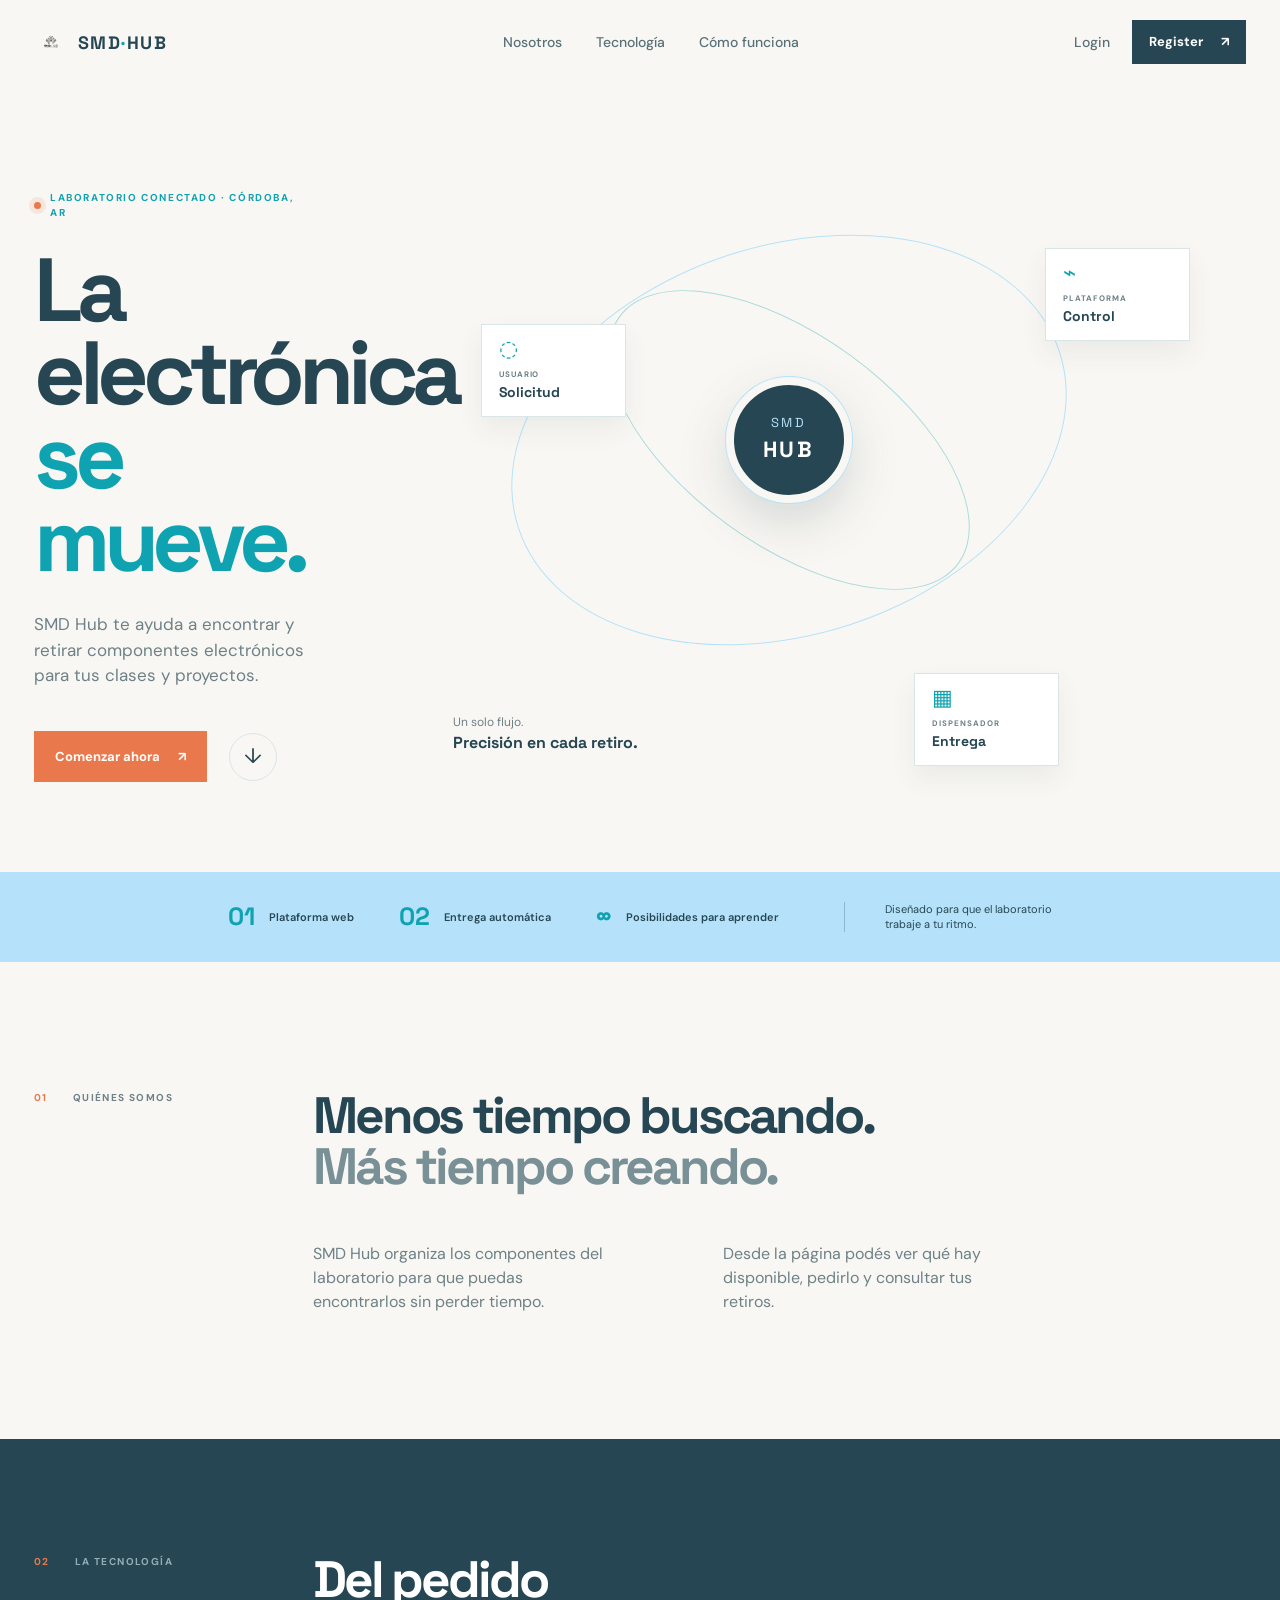
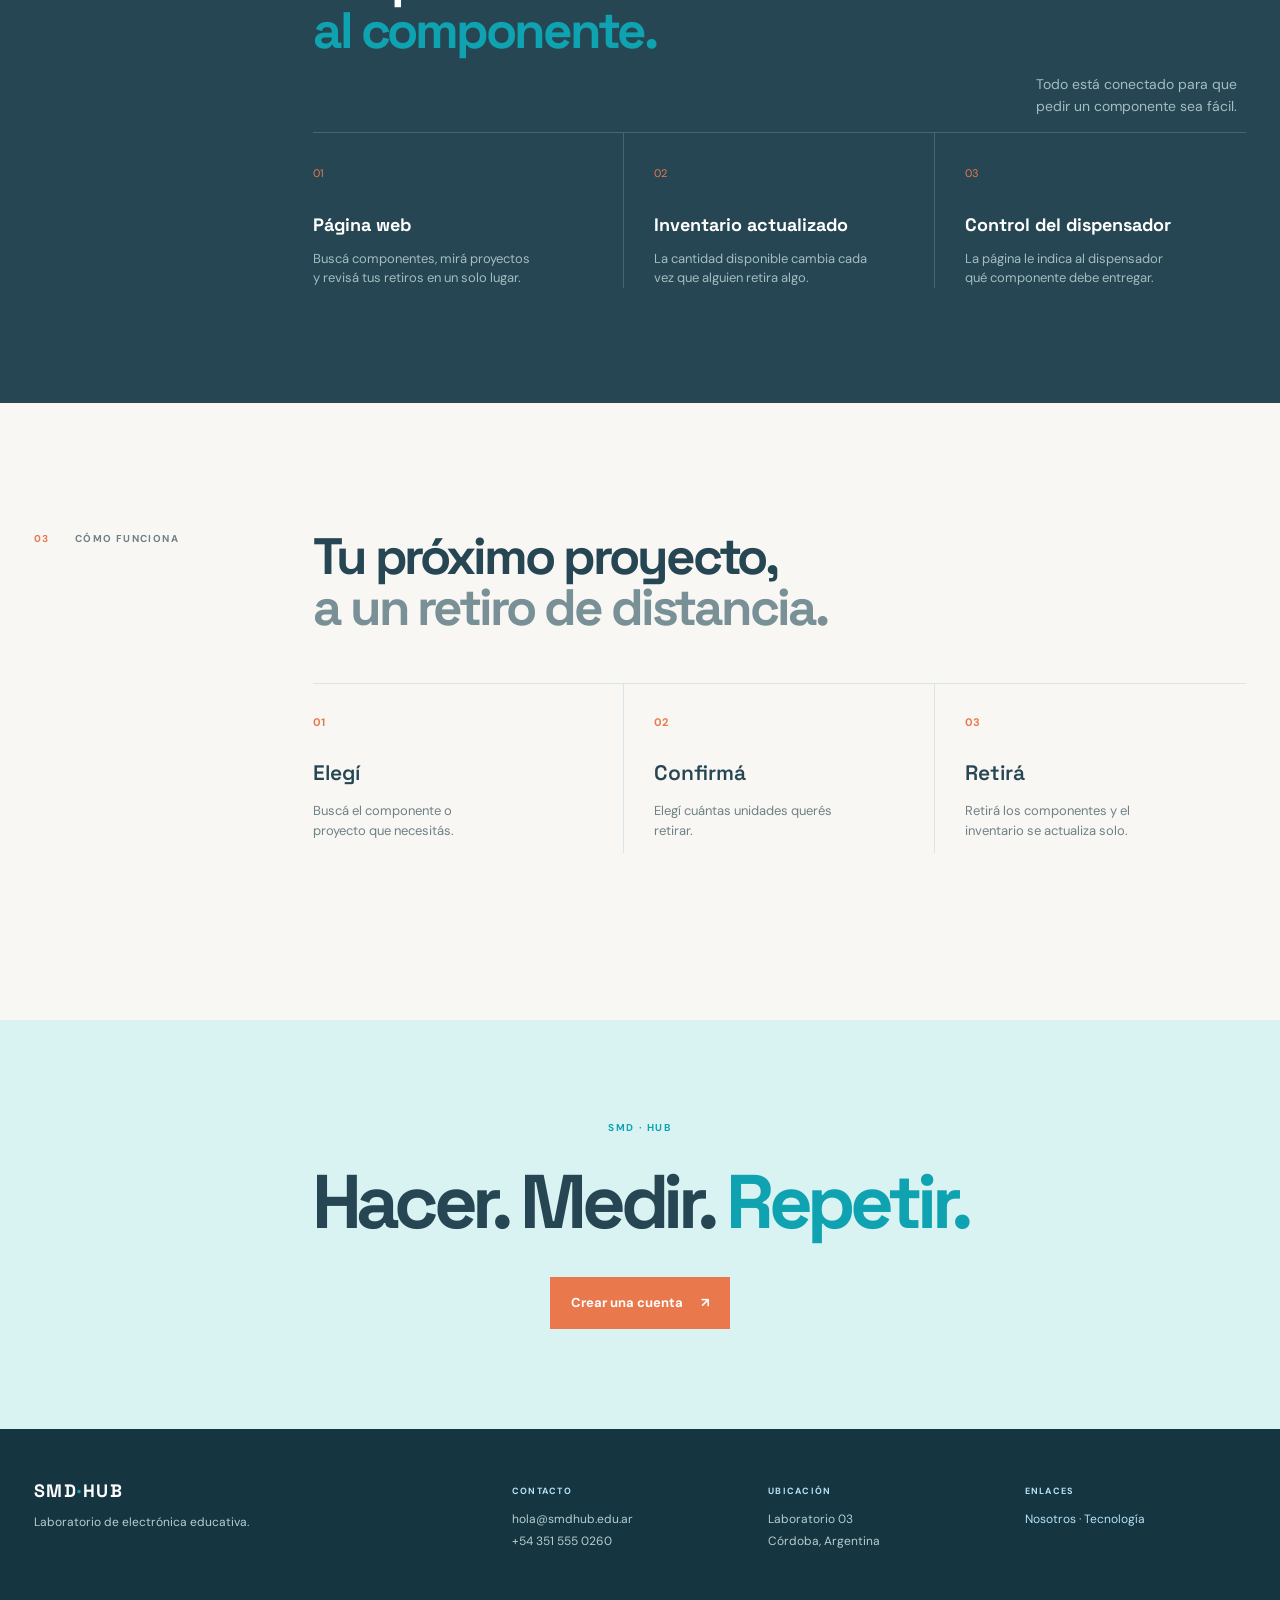
<file: index.html>
<!doctype html>
<!-- Portada pública: presenta SMD Hub y concentra los accesos de autenticación. -->
<html lang="es">
  <head>
    <meta charset="UTF-8" />
    <meta name="viewport" content="width=device-width, initial-scale=1.0" />
    <meta
      name="description"
      content="SMD Hub conecta estudiantes, docentes y componentes electrónicos en un laboratorio automatizado."
    />
    <title>SMD Hub | Laboratorio electrónico conectado</title>
    <link rel="preconnect" href="https://fonts.googleapis.com" />
    <link rel="preconnect" href="https://fonts.gstatic.com" crossorigin />
    <link
      href="https://fonts.googleapis.com/css2?family=DM+Sans:wght@400;500;600;700&family=Space+Grotesk:wght@400;500;600;700&display=swap"
      rel="stylesheet"
    />
    <link rel="stylesheet" href="Sources/styles.css" />
  </head>
  <body>
    <!-- Encabezado de la portada y accesos principales. -->
    <header class="site-header">
      <!-- Enlace de marca: vuelve al inicio sin recargar la aplicación. -->
      <a class="brand" href="#top" aria-label="SMD Hub, inicio"
        ><!-- Imagen del logotipo visual; el texto aporta accesibilidad y marca. -->
        <img src="Sources/Logo.svg" alt="" /><span
          >SMD<span>·</span>HUB</span
        ></a
      >
      <!-- Nav agrupa los enlaces de las secciones públicas. -->
      <nav class="main-nav" aria-label="Navegación principal">
        <a href="#about">Nosotros</a><a href="#technology">Tecnología</a
        ><a href="#workflow">Cómo funciona</a>
      </nav>
      <div class="header-actions">
        <a class="text-link" href="#login">Login</a
        ><a class="button button-small button-dark" href="#register"
          >Register <span aria-hidden="true">↗</span></a
        >
      </div>
    </header>

    <!-- Main contiene todo el contenido único de la portada. -->
    <main id="top">
      <!-- Hero: resume el propósito y el flujo general del sistema. -->
      <!-- Section separa bloques semánticos y facilita la navegación interna. -->
      <section class="hero section-grid">
        <!-- Div agrupa contenido relacionado para controlarlo con CSS. -->
        <div class="hero-copy reveal">
          <!-- Párrafo breve de contexto visual antes del título. -->
          <p class="eyebrow">
            <span class="pulse-dot"></span> Laboratorio conectado · Córdoba, AR
          </p>
          <!-- H1 es el título principal; debe existir uno por página. -->
          <h1>La electrónica<br /><em>se mueve.</em></h1>
          <p class="hero-lead">
            SMD Hub te ayuda a encontrar y retirar componentes electrónicos
            para tus clases y proyectos.
          </p>
          <!-- Grupo de acciones: conecta el visitante con el registro. -->
          <div class="hero-actions">
            <a class="button button-primary" href="#register"
              >Comenzar ahora <span aria-hidden="true">↗</span></a
            ><a class="circle-link" href="#about" aria-label="Conocer SMD Hub"
              >↓</a
            >
          </div>
        </div>
        <!-- Diagrama visual: representa el flujo, sin lógica de dispensado. -->
        <div
          class="hero-system reveal reveal-delay"
          aria-label="Visualización del sistema SMD Hub"
        >
          <div class="system-orbit orbit-one"></div>
          <div class="system-orbit orbit-two"></div>
          <div class="hub-core"><span>SMD</span><strong>HUB</strong></div>
          <!-- Nodo de interfaz: muestra una etapa del circuito de información. -->
          <div class="system-node node-user">
            <!-- Span contiene el símbolo; small y b forman la jerarquía del nodo. -->
            <span class="node-icon">◌</span><small>USUARIO</small
            ><b>Solicitud</b>
          </div>
          <div class="system-node node-cloud">
            <span class="node-icon">⌁</span><small>PLATAFORMA</small
            ><b>Control</b>
          </div>
          <div class="system-node node-box">
            <span class="node-icon">▦</span><small>DISPENSADOR</small
            ><b>Entrega</b>
          </div>
          <p class="system-caption">
            Un solo flujo.<br /><strong>Precisión en cada retiro.</strong>
          </p>
        </div>
      </section>
      <!-- Indicadores breves de la propuesta tecnológica. -->
      <section class="metrics-strip">
        <div><strong>01</strong><span>Plataforma web</span></div>
        <div><strong>02</strong><span>Entrega automática</span></div>
        <div><strong>∞</strong><span>Posibilidades para aprender</span></div>
        <p>Diseñado para que el laboratorio<br />trabaje a tu ritmo.</p>
      </section>
      <!-- Sección institucional editable para reemplazar el texto provisional. -->
      <section class="intro section-grid" id="about">
        <div class="section-label">
          <span>01</span><span>Quiénes somos</span>
        </div>
        <div class="intro-content">
          <h2>Menos tiempo buscando.<br /><span>Más tiempo creando.</span></h2>
          <div class="intro-columns">
            <p>
              SMD Hub organiza los componentes del laboratorio para que puedas
              encontrarlos sin perder tiempo.
            </p>
            <p>
              Desde la página podés ver qué hay disponible, pedirlo y consultar
              tus retiros.
            </p>
          </div>
        </div>
      </section>
      <!-- Tecnologías principales, listas para enlazar con documentación. -->
      <section class="technology section-grid dark-section" id="technology">
        <div class="section-label light-label">
          <span>02</span><span>La tecnología</span>
        </div>
        <div class="tech-content">
          <div class="tech-heading">
            <h2>Del pedido<br /><em>al componente.</em></h2>
            <p>
              Todo está conectado para que pedir un componente sea fácil.
            </p>
          </div>
          <div class="tech-list">
            <article>
              <span>01</span>
              <h3>Página web</h3>
              <p>
                Buscá componentes, mirá proyectos y revisá tus retiros en un
                solo lugar.
              </p>
            </article>
            <article>
              <span>02</span>
              <h3>Inventario actualizado</h3>
              <p>La cantidad disponible cambia cada vez que alguien retira algo.</p>
            </article>
            <article>
              <span>03</span>
              <h3>Control del dispensador</h3>
              <p>La página le indica al dispensador qué componente debe entregar.</p>
            </article>
          </div>
        </div>
      </section>
      <!-- Flujo conceptual separado de la futura lógica JavaScript. -->
      <section class="workflow section-grid" id="workflow">
        <div class="section-label">
          <span>03</span><span>Cómo funciona</span>
        </div>
        <div class="workflow-content">
          <h2>
            Tu próximo proyecto,<br /><span>a un retiro de distancia.</span>
          </h2>
          <div class="steps">
            <div>
              <b>01</b><span>Elegí</span>
              <p>Buscá el componente o proyecto que necesitás.</p>
            </div>
            <div>
              <b>02</b><span>Confirmá</span>
              <p>Elegí cuántas unidades querés retirar.</p>
            </div>
            <div>
              <b>03</b><span>Retirá</span>
              <p>Retirá los componentes y el inventario se actualiza solo.</p>
            </div>
          </div>
        </div>
      </section>
      <section class="closing-cta">
        <p class="eyebrow">SMD · HUB</p>
        <h2>Hacer. Medir. <em>Repetir.</em></h2>
        <a class="button button-primary" href="#register"
          >Crear una cuenta <span aria-hidden="true">↗</span></a
        >
      </section>
    </main>
    <!-- Pie editable: contactos, ubicación y enlaces institucionales. -->
    <footer class="site-footer site-footer-dark">
      <div>
        <strong>SMD<span>·</span>HUB</strong>
        <p>Laboratorio de electrónica educativa.</p>
      </div>
      <div>
        <small>CONTACTO</small>
        <p>hola@smdhub.edu.ar<br />+54 351 555 0260</p>
      </div>
      <div>
        <small>UBICACIÓN</small>
        <p>Laboratorio 03<br />Córdoba, Argentina</p>
      </div>
      <div>
        <small>ENLACES</small>
        <p>
          <a href="#about">Nosotros</a> · <a href="#technology">Tecnología</a>
        </p>
      </div>
    </footer>
    <!-- Modal de login; el backend futuro validará credenciales y roles. -->
    <div
      class="modal-layer"
      id="login"
      role="dialog"
      aria-modal="true"
      aria-labelledby="login-title"
    >
      <a class="modal-backdrop" href="#top" aria-label="Cerrar"></a>
      <div class="auth-modal">
        <a class="modal-close" href="#top" aria-label="Cerrar ventana">×</a>
        <p class="eyebrow">SMD · HUB / ACCESO</p>
        <h2 id="login-title">Volver al laboratorio.</h2>
        <p class="modal-copy">Tu acceso determina el espacio disponible.</p>
        <!-- Destino provisional: luego se reemplazará por JS/API. -->
        <!-- Formulario HTML provisional: JS/SQL podrá validar y guardar estos datos. -->
        <form action="dashboard-student.html">
          <label
            >Email<input
              required
              type="email"
              placeholder="tu@email.com" /></label
          ><label
            >Contraseña<input
              required
              type="password"
              placeholder="••••••••" /></label
          ><button class="button button-primary full-button" type="submit">
            Ingresar ↗
          </button>
        </form>
        <div class="teacher-access">
          <span>¿Sos profesor?</span>
          <!-- Formulario docente independiente para mantener permisos separados. -->
          <form action="dashboard-teacher.html">
            <label
              >Clave docente<input
                required
                pattern="electropromo26"
                type="password"
                placeholder="Clave de acceso" /></label
            ><button class="button button-outline full-button" type="submit">
              Acceso docente ↗
            </button>
          </form>
        </div>
        <a class="modal-switch" href="#register"
          >¿Todavía no tenés cuenta? <b>Registrate</b></a
        >
      </div>
    </div>
    <!-- Modal de registro: sus datos podrán persistirse en SQL más adelante. -->
    <div
      class="modal-layer"
      id="register"
      role="dialog"
      aria-modal="true"
      aria-labelledby="register-title"
    >
      <a class="modal-backdrop" href="#top" aria-label="Cerrar"></a>
      <div class="auth-modal">
        <a class="modal-close" href="#top" aria-label="Cerrar ventana">×</a>
        <p class="eyebrow">SMD · HUB / REGISTRO</p>
        <h2 id="register-title">Empezá a crear.</h2>
        <p class="modal-copy">Completá tus datos para crear tu cuenta.</p>
        <form action="dashboard-student.html">
          <div class="form-row">
            <label
              >Nombre<input required type="text" placeholder="Alex" /></label
            ><label
              >Apellido<input required type="text" placeholder="García"
            /></label>
          </div>
          <label
            >Email institucional<input
              required
              type="email"
              placeholder="tu@email.com"
          /></label>
          <label
            >Contraseña<input
              required
              minlength="8"
              type="password"
              placeholder="Mínimo 8 caracteres"
          /></label>
          <label
            >Rol<select required name="role">
              <option value="student">Alumno</option>
              <option value="teacher">Profesor</option>
            </select></label
          >
          <button class="button button-primary full-button" type="submit">
            Crear cuenta ↗
          </button>
        </form>
        <p class="form-hint">
          El rol se validará con la base de datos al conectar el sistema.
        </p>
        <a class="modal-switch" href="#login"
          >¿Ya tenés una cuenta? <b>Ingresá</b></a
        >
      </div>
    </div>
  </body>
</html>
</file>
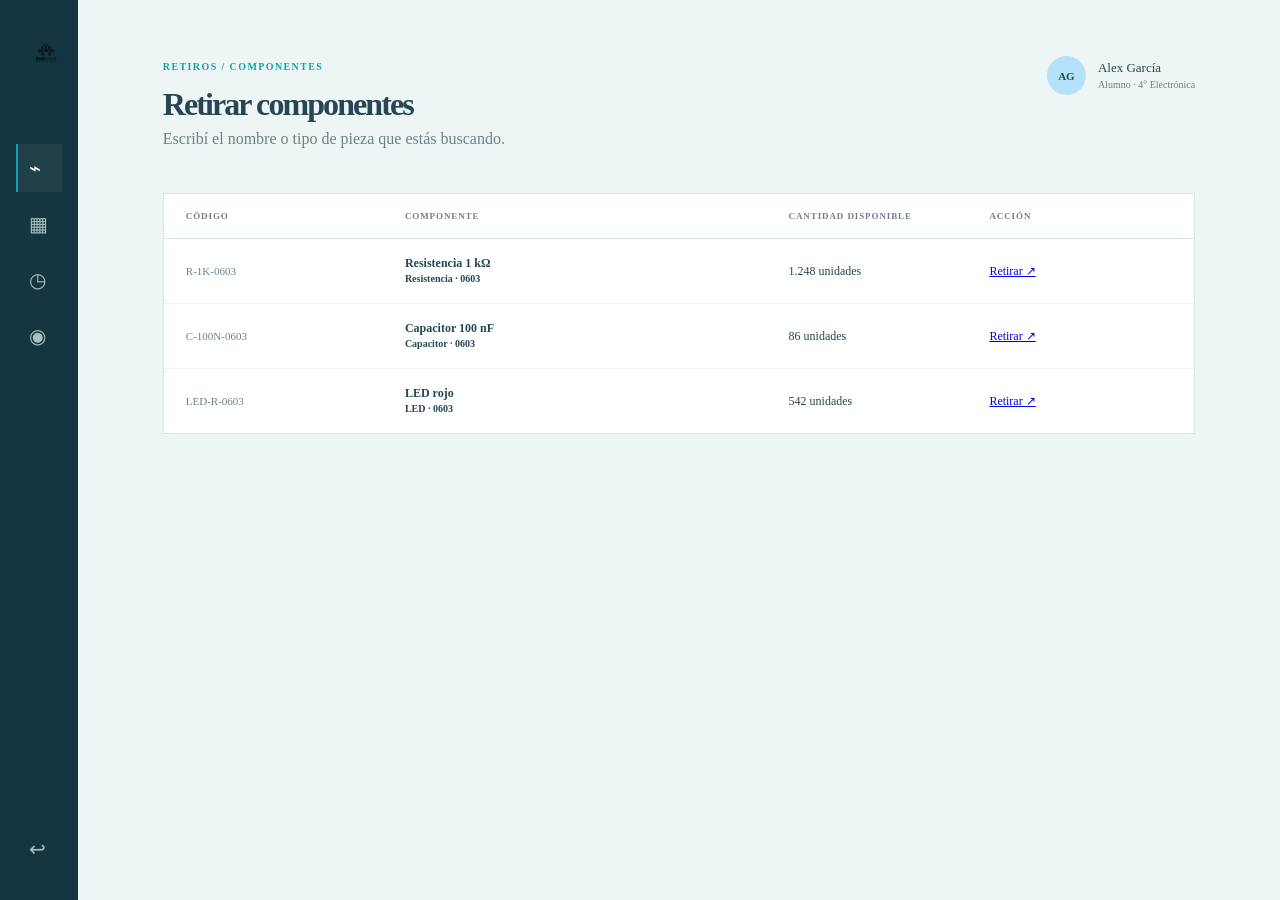
<file: components.html>
<!doctype html>
<!-- Catálogo alumno: búsqueda y selección de componentes para retirar. -->
<html lang="es">
  <head>
    <meta charset="utf-8" />
    <meta name="viewport" content="width=device-width,initial-scale=1" />
    <title>SMD Hub | Retirar componentes</title>
    <link rel="stylesheet" href="Sources/dashboard.css" />
  </head>
  <body>
    <aside class="sidebar">
      <a class="dash-brand" href="dashboard-student.html"
        ><img src="Sources/Logo.svg" alt="" /><span>SMD·HUB</span></a
      >
      <nav>
        <a class="active" href="components.html">⌁ <b>Retirar componentes</b></a
        ><a href="projects.html">▦ <b>Proyectos</b></a
        ><a href="history.html">◷ <b>Historial</b></a
        ><a href="profile.html">◉ <b>Mi perfil</b></a>
      </nav>
      <a class="logout" href="index.html">↩ <b>Cerrar sesión</b></a>
    </aside>
    <main class="dashboard">
      <header class="dash-header">
        <div>
          <span class="crumb">RETIROS / COMPONENTES</span>
          <h1>Retirar componentes</h1>
          <p>Escribí el nombre o tipo de pieza que estás buscando.</p>
        </div>
        <div class="user-menu">
          <span class="avatar">AG</span
          ><span>Alex García<br /><small>Alumno · 4° Electrónica</small></span>
        </div>
      </header>
      <div class="table">
        <div class="table-head">
          <span>Código</span><span>Componente</span><span>Cantidad disponible</span
          ><span>Acción</span>
        </div>
        <div class="table-row">
          <span>R-1K-0603</span
          ><strong
            >Resistencia 1 kΩ<br /><small>Resistencia · 0603</small></strong
          ><span>1.248 unidades</span
          ><a class="button button-primary" href="#">Retirar ↗</a>
        </div>
        <div class="table-row">
          <span>C-100N-0603</span
          ><strong>Capacitor 100 nF<br /><small>Capacitor · 0603</small></strong
          ><span>86 unidades</span
          ><a class="button button-primary" href="#">Retirar ↗</a>
        </div>
        <div class="table-row">
          <span>LED-R-0603</span
          ><strong>LED rojo<br /><small>LED · 0603</small></strong
          ><span>542 unidades</span
          ><a class="button button-primary" href="#">Retirar ↗</a>
        </div>
      </div>
    </main>
  </body>
</html>
</file>
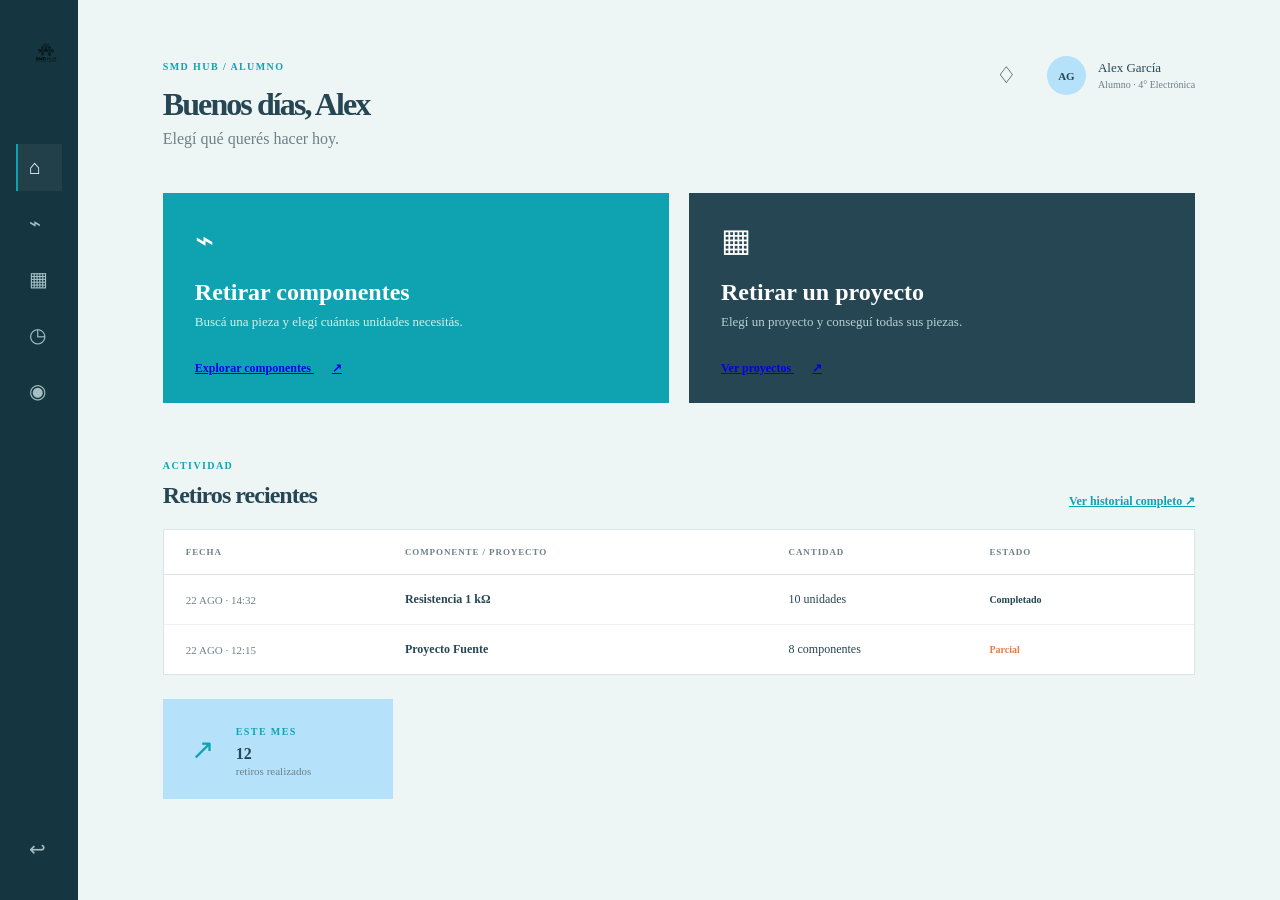
<file: dashboard-student.html>
<!doctype html>
<!-- Dashboard alumno: solo retiros, proyectos, historial y perfil. -->
<html lang="es">
  <head>
    <meta charset="utf-8" />
    <meta name="viewport" content="width=device-width,initial-scale=1" />
    <title>SMD Hub | Dashboard alumno</title>
    <link rel="stylesheet" href="Sources/dashboard.css" />
  </head>
  <body>
    <!-- Navegación restringida al rol alumno. -->
    <aside class="sidebar">
      <a class="dash-brand" href="index.html"
        ><img src="Sources/Logo.svg" alt="" /><span>SMD·HUB</span></a
      >
      <nav>
        <a class="active" href="dashboard-student.html">⌂ <b>Inicio</b></a>
        <a href="components.html">⌁ <b>Retirar componentes</b></a>
        <a href="projects.html">▦ <b>Proyectos</b></a>
        <a href="history.html">◷ <b>Historial</b></a>
        <a href="profile.html">◉ <b>Mi perfil</b></a>
      </nav>
      <a class="logout" href="index.html">↩ <b>Cerrar sesión</b></a>
    </aside>
    <!-- Área de trabajo principal del alumno. -->
    <main class="dashboard">
      <header class="dash-header">
        <div>
          <span class="crumb">SMD HUB / ALUMNO</span>
          <h1>Buenos días, Alex</h1>
          <p>Elegí qué querés hacer hoy.</p>
        </div>
        <div class="user-menu">
          <span class="notification">♢</span><span class="avatar">AG</span
          ><span>Alex García<br /><small>Alumno · 4° Electrónica</small></span>
        </div>
      </header>
      <section class="dash-actions">
        <article class="action-card teal-card">
          <span class="action-icon">⌁</span>
          <h2>Retirar componentes</h2>
          <p>Buscá una pieza y elegí cuántas unidades necesitás.</p>
          <a href="components.html">Explorar componentes <b>↗</b></a>
        </article>
        <article class="action-card dark-card">
          <span class="action-icon">▦</span>
          <h2>Retirar un proyecto</h2>
          <p>Elegí un proyecto y conseguí todas sus piezas.</p>
          <a href="projects.html">Ver proyectos <b>↗</b></a>
        </article>
      </section>
      <section class="recent">
        <div class="section-title">
          <div>
            <span class="crumb">ACTIVIDAD</span>
            <h2>Retiros recientes</h2>
          </div>
          <a href="history.html">Ver historial completo ↗</a>
        </div>
        <div class="table">
          <div class="table-head">
            <span>Fecha</span><span>Componente / proyecto</span
            ><span>Cantidad</span><span>Estado</span>
          </div>
          <div class="table-row">
            <span>22 AGO · 14:32</span><strong>Resistencia 1 kΩ</strong
            ><span>10 unidades</span><em class="success">Completado</em>
          </div>
          <div class="table-row">
            <span>22 AGO · 12:15</span><strong>Proyecto Fuente</strong
            ><span>8 componentes</span><em class="warning">Parcial</em>
          </div>
        </div>
      </section>
      <section class="mini-stat">
        <span class="stat-symbol">↗</span>
        <div>
          <span class="crumb">ESTE MES</span><strong>12</strong>
          <p>retiros realizados</p>
        </div>
      </section>
    </main>
  </body>
</html>
</file>
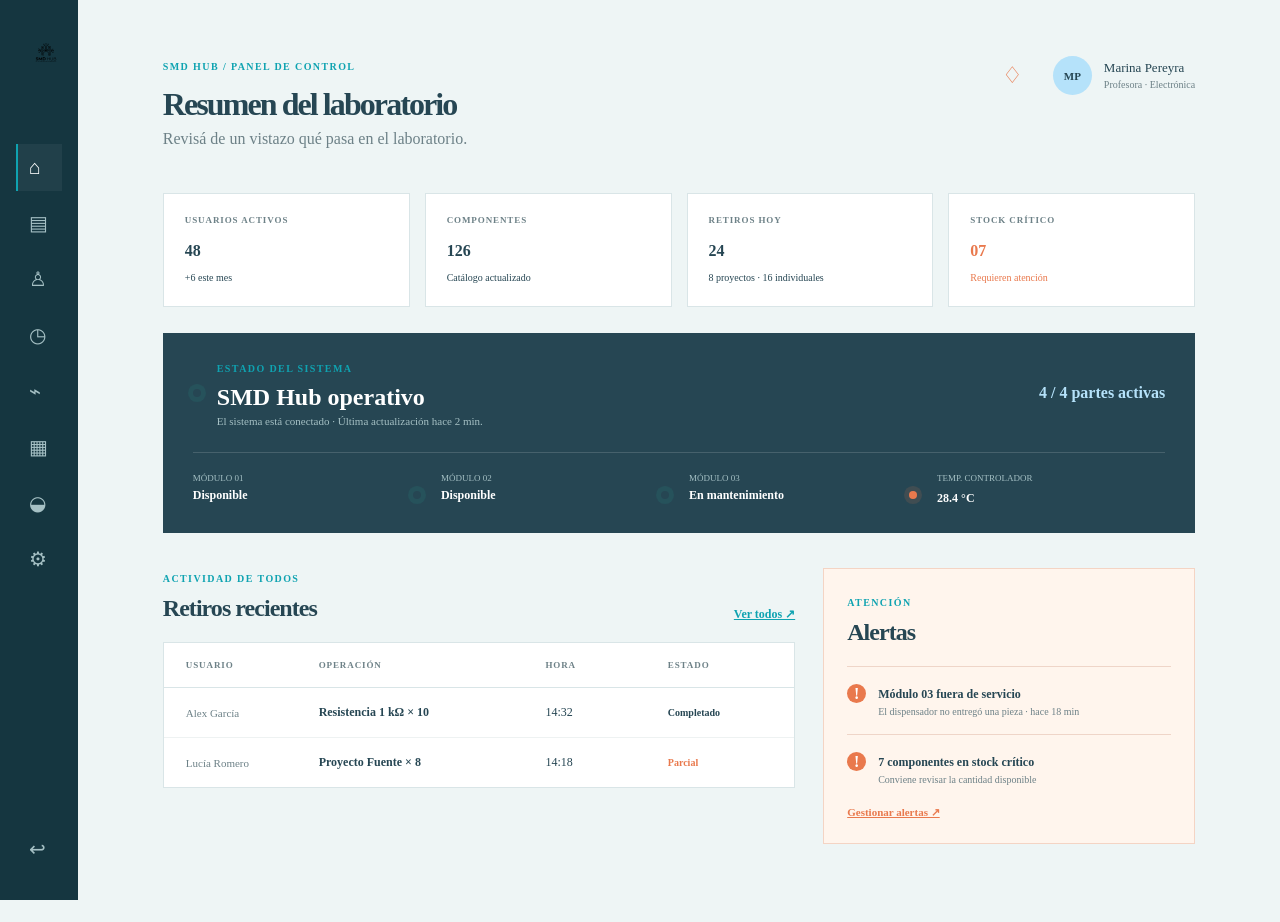
<file: dashboard-teacher.html>
<!doctype html>
<!-- Dashboard profesor: suma métricas, hardware, movimientos y alertas. -->
<html lang="es">
  <head>
    <meta charset="utf-8" />
    <meta name="viewport" content="width=device-width,initial-scale=1" />
    <title>SMD Hub | Panel de control</title>
    <link rel="stylesheet" href="Sources/dashboard.css" />
  </head>
  <body>
    <!-- Navegación completa disponible para docentes. -->
    <aside class="sidebar">
      <a class="dash-brand" href="index.html"
        ><img src="Sources/Logo.svg" alt="" /><span>SMD·HUB</span></a
      >
      <nav>
        <a class="active" href="dashboard-teacher.html">⌂ <b>Resumen</b></a
        ><a href="inventory.html">▤ <b>Inventario</b></a
        ><a href="users.html">♙ <b>Usuarios</b></a
        ><a href="movements.html">◷ <b>Movimientos</b></a
        ><a href="dispensers.html">⌁ <b>Dispensadores</b></a
        ><a href="projects.html">▦ <b>Proyectos</b></a
        ><a href="reports.html">◒ <b>Reportes</b></a
        ><a href="settings.html">⚙ <b>Configuración</b></a>
      </nav>
      <a class="logout" href="index.html">↩ <b>Cerrar sesión</b></a>
    </aside>
    <!-- Resumen operativo del laboratorio y sus indicadores. -->
    <main class="dashboard teacher">
      <header class="dash-header">
        <div>
          <span class="crumb">SMD HUB / PANEL DE CONTROL</span>
          <h1>Resumen del laboratorio</h1>
          <p>Revisá de un vistazo qué pasa en el laboratorio.</p>
        </div>
        <div class="user-menu">
          <span class="notification alert">♢</span><span class="avatar">MP</span
          ><span
            >Marina Pereyra<br /><small>Profesora · Electrónica</small></span
          >
        </div>
      </header>
      <section class="stat-grid">
        <article>
          <span>USUARIOS ACTIVOS</span><strong>48</strong
          ><small>+6 este mes</small>
        </article>
        <article>
          <span>COMPONENTES</span><strong>126</strong
          ><small>Catálogo actualizado</small>
        </article>
        <article>
          <span>RETIROS HOY</span><strong>24</strong
          ><small>8 proyectos · 16 individuales</small>
        </article>
        <article class="critical">
          <span>STOCK CRÍTICO</span><strong>07</strong
          ><small>Requieren atención</small>
        </article>
      </section>
      <section class="system-panel">
        <div class="system-status">
          <span class="status-dot"></span>
          <div>
            <span class="crumb">ESTADO DEL SISTEMA</span>
            <h2>SMD Hub operativo</h2>
            <p>
              El sistema está conectado · Última actualización hace 2 min.
            </p>
          </div>
          <strong>4 / 4 partes activas</strong>
        </div>
        <div class="module-row">
          <div>
            <span>MÓDULO 01</span><b>Disponible</b><i class="status-dot"></i>
          </div>
          <div>
            <span>MÓDULO 02</span><b>Disponible</b><i class="status-dot"></i>
          </div>
          <div>
            <span>MÓDULO 03</span><b>En mantenimiento</b
            ><i class="status-dot warn"></i>
          </div>
          <div><span>TEMP. CONTROLADOR</span><b>28.4 °C</b></div>
        </div>
      </section>
      <section class="teacher-grid">
        <div class="recent">
          <div class="section-title">
            <div>
              <span class="crumb">ACTIVIDAD DE TODOS</span>
              <h2>Retiros recientes</h2>
            </div>
            <a href="movements.html">Ver todos ↗</a>
          </div>
          <div class="table">
            <div class="table-head">
              <span>Usuario</span><span>Operación</span><span>Hora</span
              ><span>Estado</span>
            </div>
            <div class="table-row">
              <span>Alex García</span><strong>Resistencia 1 kΩ × 10</strong
              ><span>14:32</span><em class="success">Completado</em>
            </div>
            <div class="table-row">
              <span>Lucía Romero</span><strong>Proyecto Fuente × 8</strong
              ><span>14:18</span><em class="warning">Parcial</em>
            </div>
          </div>
        </div>
        <div class="alert-panel">
          <div class="section-title">
            <div>
              <span class="crumb">ATENCIÓN</span>
              <h2>Alertas</h2>
            </div>
          </div>
          <div class="alert-item">
            <span>!</span>
            <div>
              <strong>Módulo 03 fuera de servicio</strong>
              <p>El dispensador no entregó una pieza · hace 18 min</p>
            </div>
          </div>
          <div class="alert-item">
            <span>!</span>
            <div>
              <strong>7 componentes en stock crítico</strong>
              <p>Conviene revisar la cantidad disponible</p>
            </div>
          </div>
          <a href="inventory.html">Gestionar alertas ↗</a>
        </div>
      </section>
    </main>
  </body>
</html>
</file>
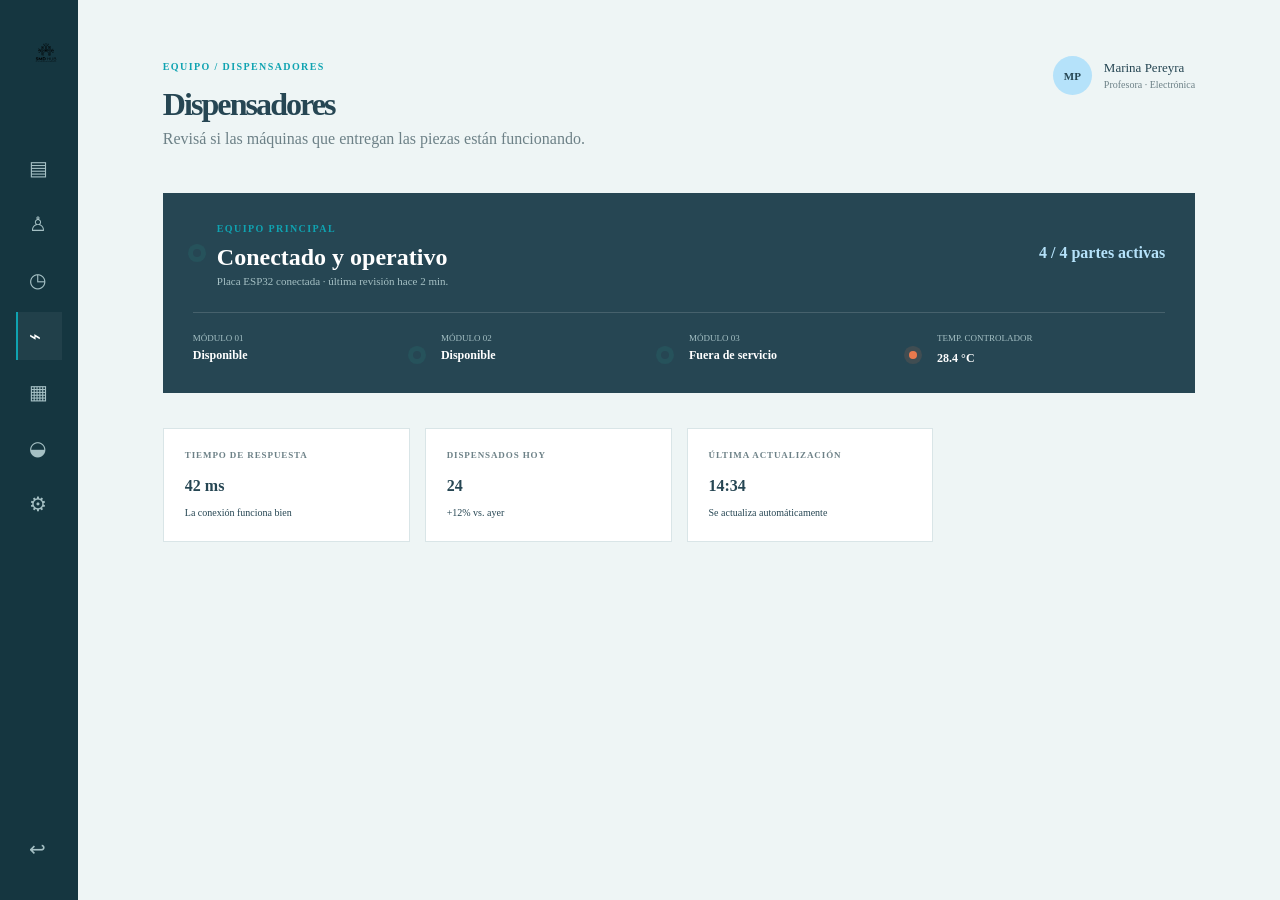
<file: dispensers.html>
<!doctype html>
<!-- Dispensadores profesor: estado técnico del ESP32 y sus módulos. -->
<html lang="es">
  <head>
    <meta charset="utf-8" />
    <meta name="viewport" content="width=device-width,initial-scale=1" />
    <title>SMD Hub | Dispensadores</title>
    <link rel="stylesheet" href="Sources/dashboard.css" />
    <link rel="preconnect" href="https://fonts.googleapis.com" />
    <link
      href="https://fonts.googleapis.com/css2?family=DM+Sans:wght@400;600;700&family=Space+Grotesk:wght@500;600;700&display=swap"
      rel="stylesheet"
    />
  </head>
  <body>
    <aside class="sidebar">
      <a class="dash-brand" href="dashboard-teacher.html"
        ><img src="Sources/Logo.svg" alt="" /><span>SMD·HUB</span></a
      >
      <nav>
        <a href="inventory.html">▤ <b>Inventario</b></a
        ><a href="users.html">♙ <b>Usuarios</b></a
        ><a href="movements.html">◷ <b>Movimientos</b></a
        ><a class="active" href="dispensers.html">⌁ <b>Dispensadores</b></a
        ><a href="projects.html">▦ <b>Proyectos</b></a
        ><a href="reports.html">◒ <b>Reportes</b></a
        ><a href="settings.html">⚙ <b>Configuración</b></a>
      </nav>
      <a class="logout" href="index.html">↩ <b>Cerrar sesión</b></a>
    </aside>
    <main class="dashboard">
      <header class="dash-header">
        <div>
          <span class="crumb">EQUIPO / DISPENSADORES</span>
          <h1>Dispensadores</h1>
          <p>Revisá si las máquinas que entregan las piezas están funcionando.</p>
        </div>
        <div class="user-menu">
          <span class="avatar">MP</span
          ><span
            >Marina Pereyra<br /><small>Profesora · Electrónica</small></span
          >
        </div>
      </header>
      <section class="system-panel">
        <div class="system-status">
          <span class="status-dot"></span>
          <div>
            <span class="crumb">EQUIPO PRINCIPAL</span>
            <h2>Conectado y operativo</h2>
            <p>Placa ESP32 conectada · última revisión hace 2 min.</p>
          </div>
          <strong>4 / 4 partes activas</strong>
        </div>
        <div class="module-row">
          <div>
            <span>MÓDULO 01</span><b>Disponible</b><i class="status-dot"></i>
          </div>
          <div>
            <span>MÓDULO 02</span><b>Disponible</b><i class="status-dot"></i>
          </div>
          <div>
            <span>MÓDULO 03</span><b>Fuera de servicio</b
            ><i class="status-dot warn"></i>
          </div>
          <div><span>TEMP. CONTROLADOR</span><b>28.4 °C</b></div>
        </div>
      </section>
      <section class="stat-grid">
        <article>
          <span>TIEMPO DE RESPUESTA</span><strong>42 ms</strong
          ><small>La conexión funciona bien</small>
        </article>
        <article>
          <span>DISPENSADOS HOY</span><strong>24</strong
          ><small>+12% vs. ayer</small>
        </article>
        <article>
          <span>ÚLTIMA ACTUALIZACIÓN</span><strong>14:34</strong
          ><small>Se actualiza automáticamente</small>
        </article>
      </section>
    </main>
  </body>
</html>
</file>
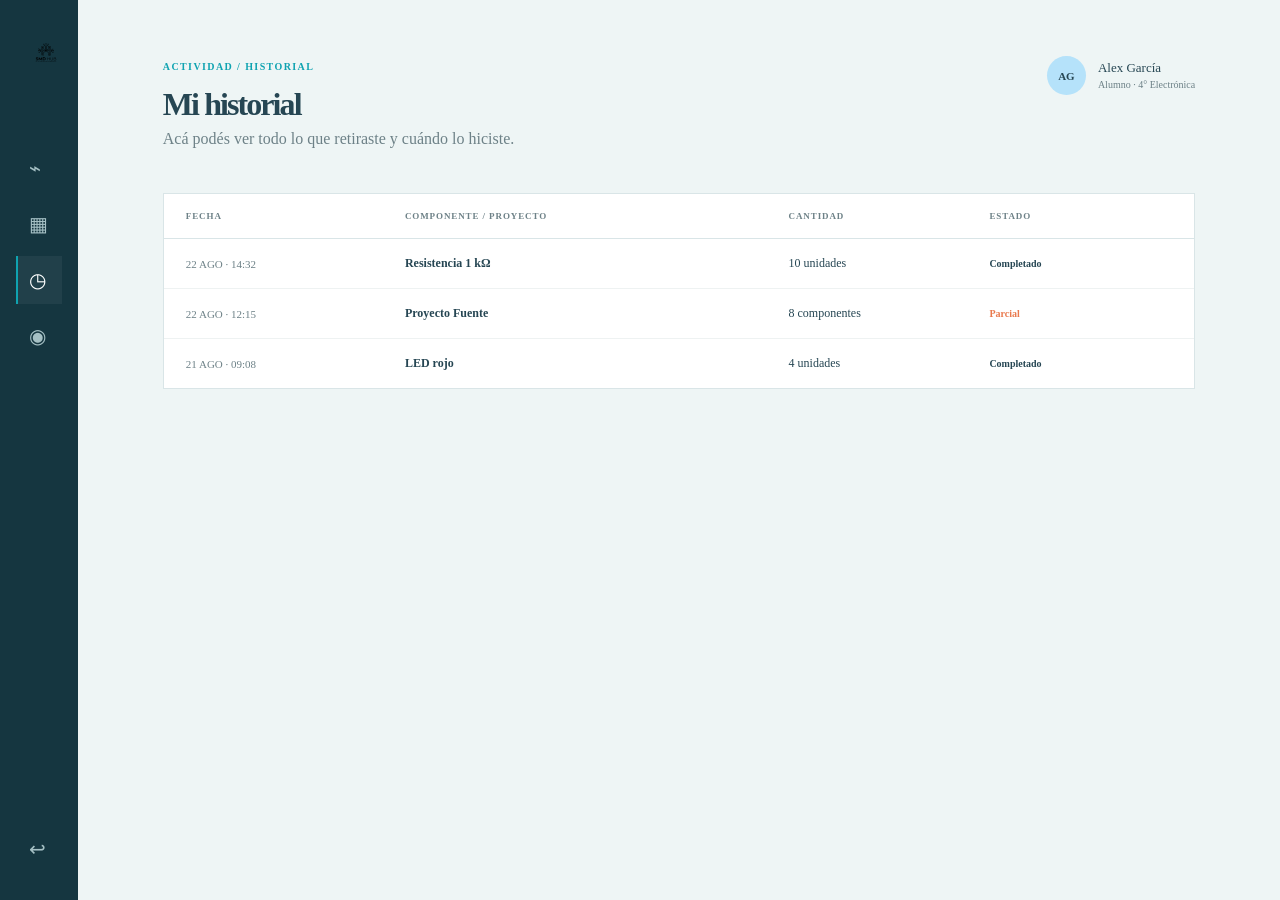
<file: history.html>
<!doctype html>
<!-- Historial alumno: muestra únicamente los movimientos del usuario actual. -->
<html lang="es">
  <head>
    <meta charset="utf-8" />
    <meta name="viewport" content="width=device-width,initial-scale=1" />
    <title>SMD Hub | Historial</title>
    <link rel="stylesheet" href="Sources/dashboard.css" />
  </head>
  <body>
    <aside class="sidebar">
      <a class="dash-brand" href="dashboard-student.html"
        ><img src="Sources/Logo.svg" alt="" /><span>SMD·HUB</span></a
      >
      <nav>
        <a href="components.html">⌁ <b>Retirar componentes</b></a
        ><a href="projects.html">▦ <b>Proyectos</b></a
        ><a class="active" href="history.html">◷ <b>Historial</b></a
        ><a href="profile.html">◉ <b>Mi perfil</b></a>
      </nav>
      <a class="logout" href="index.html">↩ <b>Cerrar sesión</b></a>
    </aside>
    <main class="dashboard">
      <header class="dash-header">
        <div>
          <span class="crumb">ACTIVIDAD / HISTORIAL</span>
          <h1>Mi historial</h1>
          <p>Acá podés ver todo lo que retiraste y cuándo lo hiciste.</p>
        </div>
        <div class="user-menu">
          <span class="avatar">AG</span
          ><span>Alex García<br /><small>Alumno · 4° Electrónica</small></span>
        </div>
      </header>
      <div class="table">
        <div class="table-head">
          <span>Fecha</span><span>Componente / proyecto</span
          ><span>Cantidad</span><span>Estado</span>
        </div>
        <div class="table-row">
          <span>22 AGO · 14:32</span><strong>Resistencia 1 kΩ</strong
          ><span>10 unidades</span><em class="success">Completado</em>
        </div>
        <div class="table-row">
          <span>22 AGO · 12:15</span><strong>Proyecto Fuente</strong
          ><span>8 componentes</span><em class="warning">Parcial</em>
        </div>
        <div class="table-row">
          <span>21 AGO · 09:08</span><strong>LED rojo</strong
          ><span>4 unidades</span><em class="success">Completado</em>
        </div>
      </div>
    </main>
  </body>
</html>
</file>
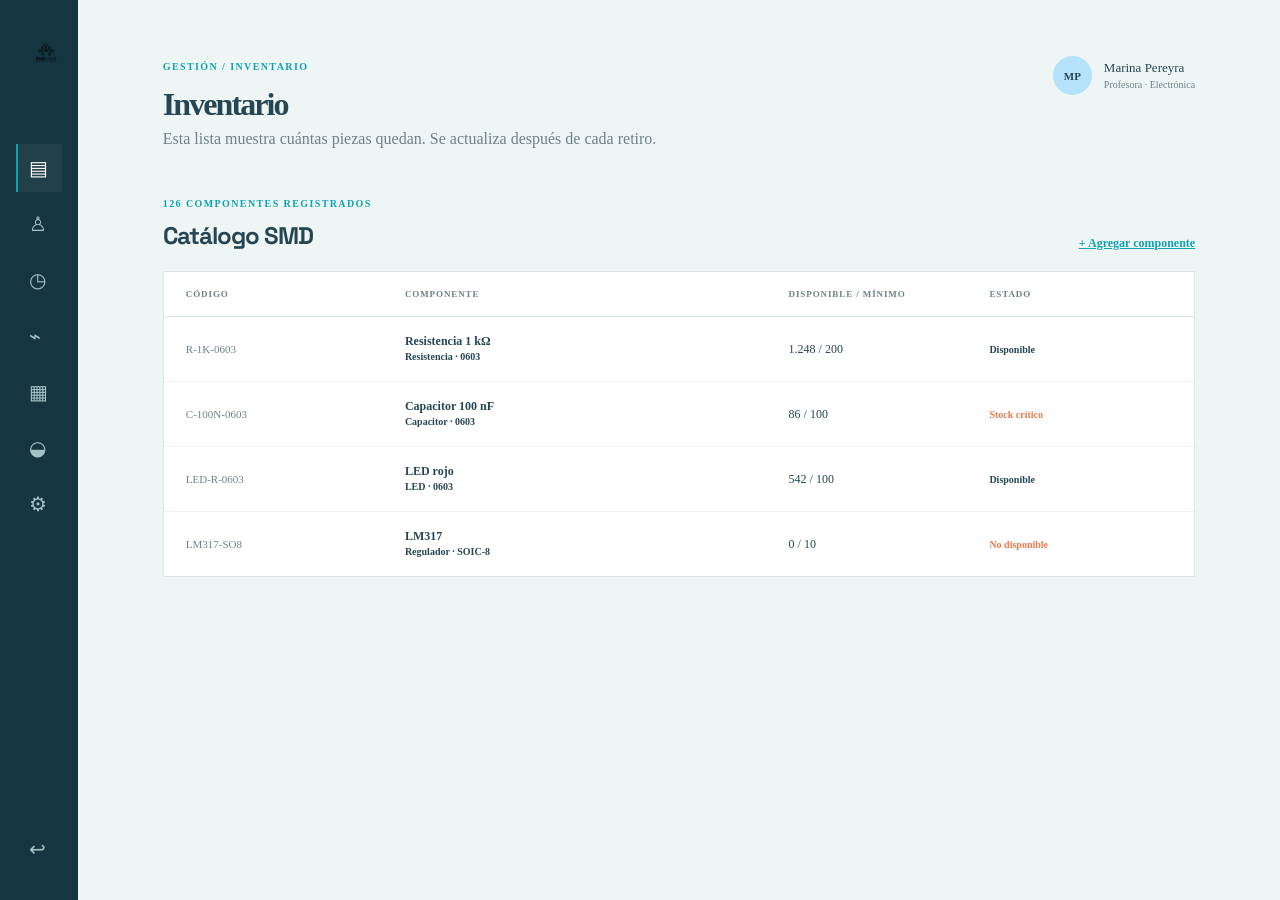
<file: inventory.html>
<!doctype html>
<!-- Inventario profesor: el stock real llegará luego desde el sistema automático. -->
<html lang="es">
  <head>
    <meta charset="utf-8" />
    <meta name="viewport" content="width=device-width,initial-scale=1" />
    <title>SMD Hub | Inventario</title>
    <link rel="stylesheet" href="Sources/dashboard.css" />
    <link rel="preconnect" href="https://fonts.googleapis.com" />
    <link
      href="https://fonts.googleapis.com/css2?family=DM+Sans:wght@400;600;700&family=Space+Grotesk:wght@500;600;700&display=swap"
      rel="stylesheet"
    />
  </head>
  <body>
    <aside class="sidebar">
      <a class="dash-brand" href="dashboard-teacher.html"
        ><img src="Sources/Logo.svg" alt="" /><span>SMD·HUB</span></a
      >
      <nav>
        <a class="active" href="inventory.html">▤ <b>Inventario</b></a
        ><a href="users.html">♙ <b>Usuarios</b></a
        ><a href="movements.html">◷ <b>Movimientos</b></a
        ><a href="dispensers.html">⌁ <b>Dispensadores</b></a
        ><a href="projects.html">▦ <b>Proyectos</b></a
        ><a href="reports.html">◒ <b>Reportes</b></a
        ><a href="settings.html">⚙ <b>Configuración</b></a>
      </nav>
      <a class="logout" href="index.html">↩ <b>Cerrar sesión</b></a>
    </aside>
    <main class="dashboard">
      <header class="dash-header">
        <div>
          <span class="crumb">GESTIÓN / INVENTARIO</span>
          <h1>Inventario</h1>
          <p>Esta lista muestra cuántas piezas quedan. Se actualiza después de cada retiro.</p>
        </div>
        <div class="user-menu">
          <span class="avatar">MP</span
          ><span
            >Marina Pereyra<br /><small>Profesora · Electrónica</small></span
          >
        </div>
      </header>
      <section class="section-title">
        <div>
          <span class="crumb">126 COMPONENTES REGISTRADOS</span>
          <h2>Catálogo SMD</h2>
        </div>
        <a class="button button-primary" href="#">+ Agregar componente</a>
      </section>
      <div class="table">
        <div class="table-head">
          <span>Código</span><span>Componente</span><span>Disponible / mínimo</span
          ><span>Estado</span>
        </div>
        <div class="table-row">
          <span>R-1K-0603</span
          ><strong
            >Resistencia 1 kΩ<br /><small>Resistencia · 0603</small></strong
          ><span>1.248 / 200</span><em class="success">Disponible</em>
        </div>
        <div class="table-row">
          <span>C-100N-0603</span
          ><strong>Capacitor 100 nF<br /><small>Capacitor · 0603</small></strong
          ><span>86 / 100</span><em class="warning">Stock crítico</em>
        </div>
        <div class="table-row">
          <span>LED-R-0603</span
          ><strong>LED rojo<br /><small>LED · 0603</small></strong
          ><span>542 / 100</span><em class="success">Disponible</em>
        </div>
        <div class="table-row">
          <span>LM317-SO8</span
          ><strong>LM317<br /><small>Regulador · SOIC-8</small></strong
          ><span>0 / 10</span><em class="warning">No disponible</em>
        </div>
      </div>
    </main>
  </body>
</html>
</file>
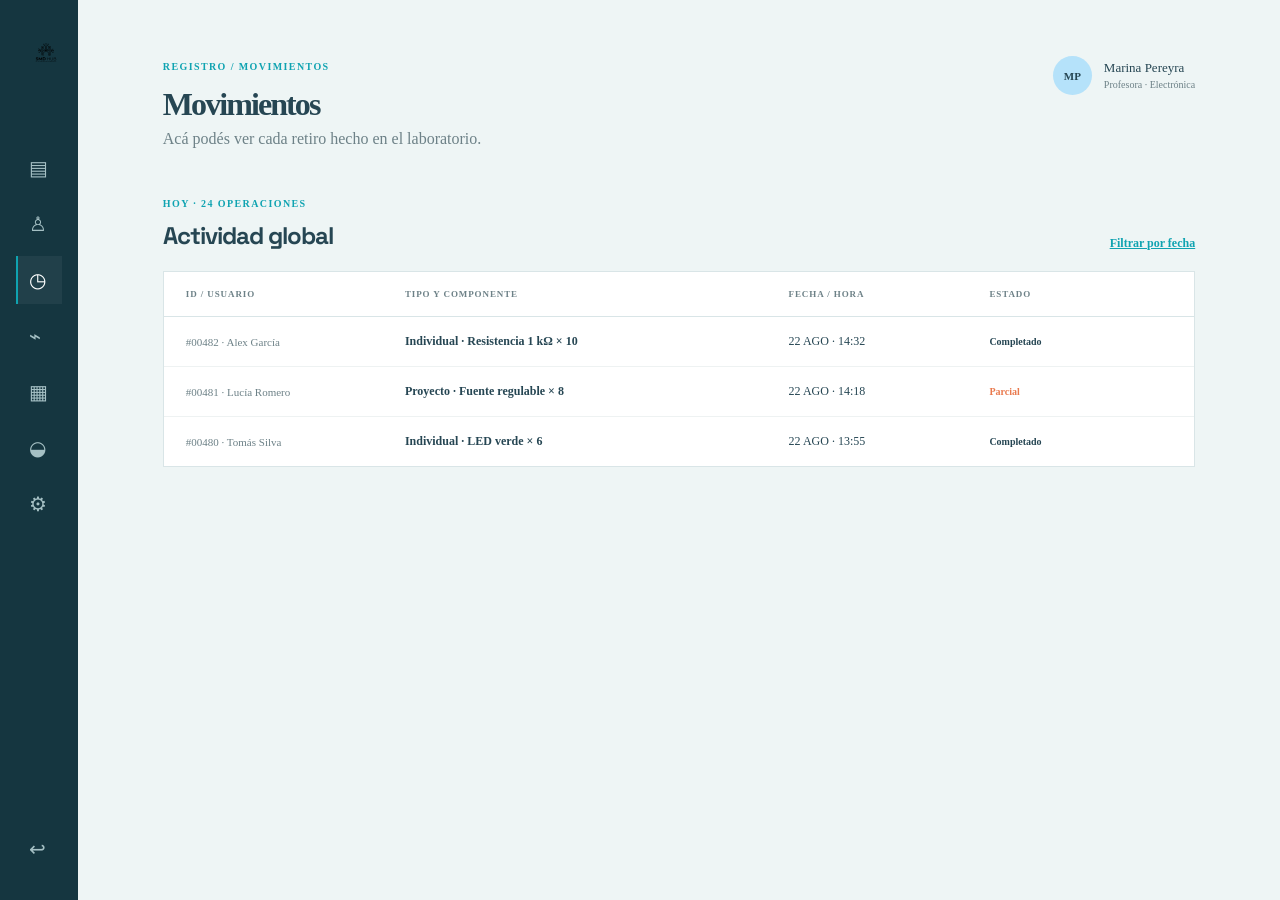
<file: movements.html>
<!doctype html>
<!-- Movimientos profesor: trazabilidad global de retiros y proyectos. -->
<html lang="es">
  <head>
    <meta charset="utf-8" />
    <meta name="viewport" content="width=device-width,initial-scale=1" />
    <title>SMD Hub | Movimientos</title>
    <link rel="stylesheet" href="Sources/dashboard.css" />
    <link rel="preconnect" href="https://fonts.googleapis.com" />
    <link
      href="https://fonts.googleapis.com/css2?family=DM+Sans:wght@400;600;700&family=Space+Grotesk:wght@500;600;700&display=swap"
      rel="stylesheet"
    />
  </head>
  <body>
    <aside class="sidebar">
      <a class="dash-brand" href="dashboard-teacher.html"
        ><img src="Sources/Logo.svg" alt="" /><span>SMD·HUB</span></a
      >
      <nav>
        <a href="inventory.html">▤ <b>Inventario</b></a
        ><a href="users.html">♙ <b>Usuarios</b></a
        ><a class="active" href="movements.html">◷ <b>Movimientos</b></a
        ><a href="dispensers.html">⌁ <b>Dispensadores</b></a
        ><a href="projects.html">▦ <b>Proyectos</b></a
        ><a href="reports.html">◒ <b>Reportes</b></a
        ><a href="settings.html">⚙ <b>Configuración</b></a>
      </nav>
      <a class="logout" href="index.html">↩ <b>Cerrar sesión</b></a>
    </aside>
    <main class="dashboard">
      <header class="dash-header">
        <div>
          <span class="crumb">REGISTRO / MOVIMIENTOS</span>
          <h1>Movimientos</h1>
          <p>Acá podés ver cada retiro hecho en el laboratorio.</p>
        </div>
        <div class="user-menu">
          <span class="avatar">MP</span
          ><span
            >Marina Pereyra<br /><small>Profesora · Electrónica</small></span
          >
        </div>
      </header>
      <section class="section-title">
        <div>
          <span class="crumb">HOY · 24 OPERACIONES</span>
          <h2>Actividad global</h2>
        </div>
        <a class="button button-outline" href="#">Filtrar por fecha</a>
      </section>
      <div class="table">
        <div class="table-head">
          <span>ID / usuario</span><span>Tipo y componente</span
          ><span>Fecha / hora</span><span>Estado</span>
        </div>
        <div class="table-row">
          <span>#00482 · Alex García</span
          ><strong>Individual · Resistencia 1 kΩ × 10</strong
          ><span>22 AGO · 14:32</span><em class="success">Completado</em>
        </div>
        <div class="table-row">
          <span>#00481 · Lucía Romero</span
          ><strong>Proyecto · Fuente regulable × 8</strong
          ><span>22 AGO · 14:18</span><em class="warning">Parcial</em>
        </div>
        <div class="table-row">
          <span>#00480 · Tomás Silva</span
          ><strong>Individual · LED verde × 6</strong><span>22 AGO · 13:55</span
          ><em class="success">Completado</em>
        </div>
      </div>
    </main>
  </body>
</html>
</file>
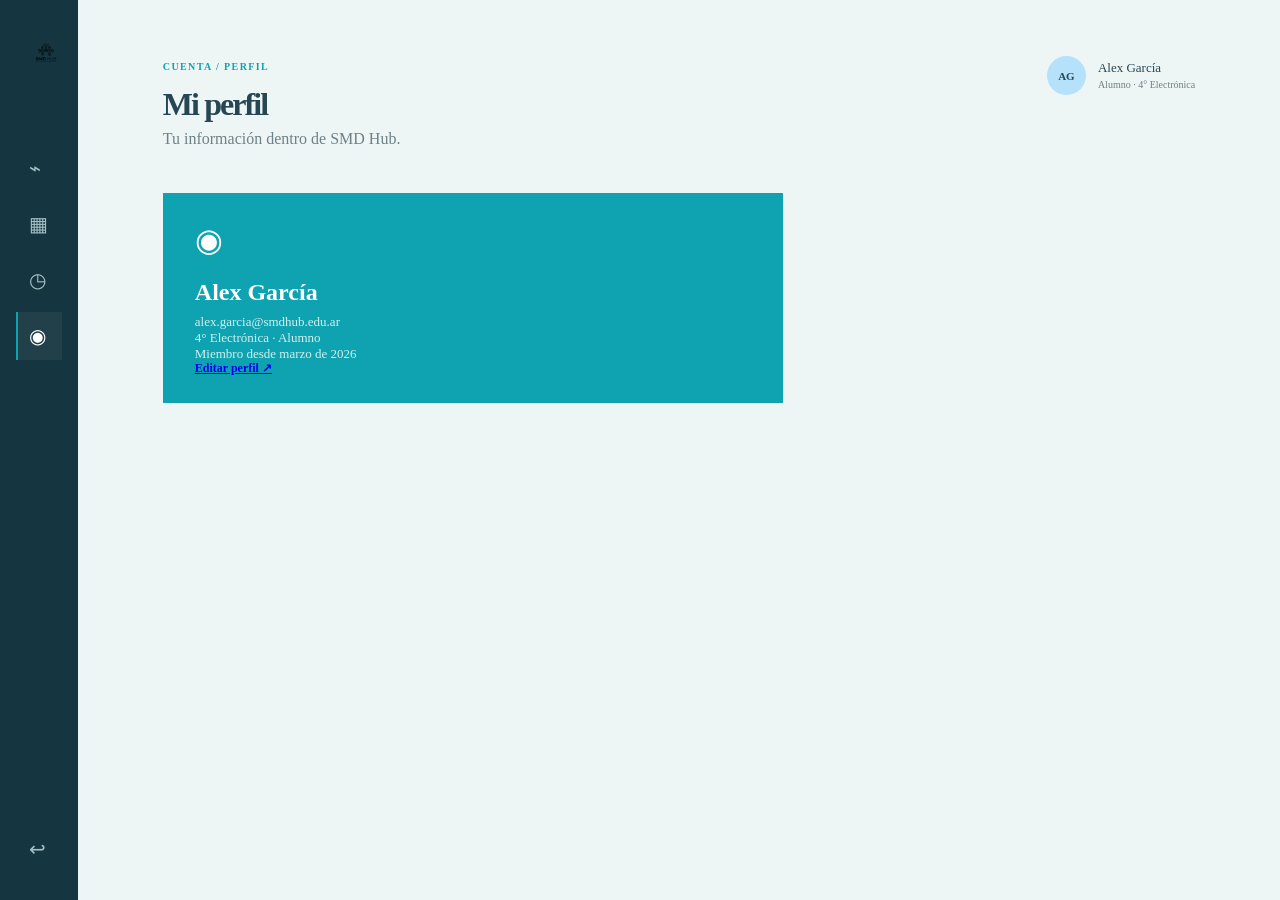
<file: profile.html>
<!doctype html>
<!-- Perfil alumno: datos personales y acciones de cuenta. -->
<html lang="es">
  <head>
    <meta charset="utf-8" />
    <meta name="viewport" content="width=device-width,initial-scale=1" />
    <title>SMD Hub | Mi perfil</title>
    <link rel="stylesheet" href="Sources/dashboard.css" />
  </head>
  <body>
    <aside class="sidebar">
      <a class="dash-brand" href="dashboard-student.html"
        ><img src="Sources/Logo.svg" alt="" /><span>SMD·HUB</span></a
      >
      <nav>
        <a href="components.html">⌁ <b>Retirar componentes</b></a
        ><a href="projects.html">▦ <b>Proyectos</b></a
        ><a href="history.html">◷ <b>Historial</b></a
        ><a class="active" href="profile.html">◉ <b>Mi perfil</b></a>
      </nav>
      <a class="logout" href="index.html">↩ <b>Cerrar sesión</b></a>
    </aside>
    <main class="dashboard">
      <header class="dash-header">
        <div>
          <span class="crumb">CUENTA / PERFIL</span>
          <h1>Mi perfil</h1>
          <p>Tu información dentro de SMD Hub.</p>
        </div>
        <div class="user-menu">
          <span class="avatar">AG</span
          ><span>Alex García<br /><small>Alumno · 4° Electrónica</small></span>
        </div>
      </header>
      <section class="action-card teal-card" style="max-width: 620px">
        <span class="action-icon">◉</span>
        <h2>Alex García</h2>
        <p>
          alex.garcia@smdhub.edu.ar<br />4° Electrónica · Alumno<br />Miembro
          desde marzo de 2026
        </p>
        <a href="#">Editar perfil ↗</a>
      </section>
    </main>
  </body>
</html>
</file>
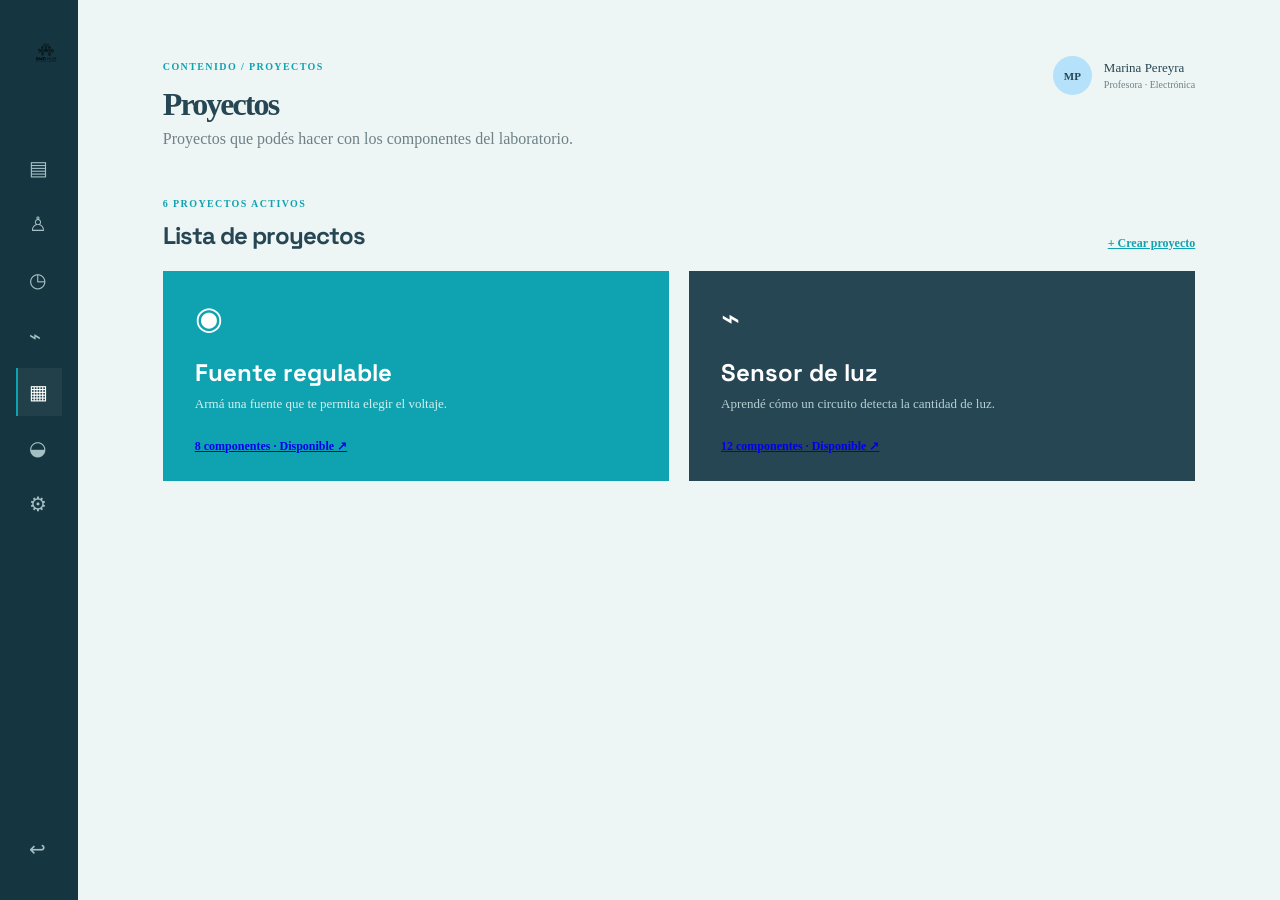
<file: projects.html>
<!doctype html>
<!-- Biblioteca de proyectos: contenido compartido entre alumnos y profesores. -->
<html lang="es">
  <head>
    <meta charset="utf-8" />
    <meta name="viewport" content="width=device-width,initial-scale=1" />
    <title>SMD Hub | Proyectos</title>
    <link rel="stylesheet" href="Sources/dashboard.css" />
    <link rel="preconnect" href="https://fonts.googleapis.com" />
    <link
      href="https://fonts.googleapis.com/css2?family=DM+Sans:wght@400;600;700&family=Space+Grotesk:wght@500;600;700&display=swap"
      rel="stylesheet"
    />
  </head>
  <body>
    <aside class="sidebar">
      <a class="dash-brand" href="dashboard-teacher.html"
        ><img src="Sources/Logo.svg" alt="" /><span>SMD·HUB</span></a
      >
      <nav>
        <a href="inventory.html">▤ <b>Inventario</b></a
        ><a href="users.html">♙ <b>Usuarios</b></a
        ><a href="movements.html">◷ <b>Movimientos</b></a
        ><a href="dispensers.html">⌁ <b>Dispensadores</b></a
        ><a class="active" href="projects.html">▦ <b>Proyectos</b></a
        ><a href="reports.html">◒ <b>Reportes</b></a
        ><a href="settings.html">⚙ <b>Configuración</b></a>
      </nav>
      <a class="logout" href="index.html">↩ <b>Cerrar sesión</b></a>
    </aside>
    <main class="dashboard">
      <header class="dash-header">
        <div>
          <span class="crumb">CONTENIDO / PROYECTOS</span>
          <h1>Proyectos</h1>
          <p>Proyectos que podés hacer con los componentes del laboratorio.</p>
        </div>
        <div class="user-menu">
          <span class="avatar">MP</span
          ><span
            >Marina Pereyra<br /><small>Profesora · Electrónica</small></span
          >
        </div>
      </header>
      <section class="section-title">
        <div>
          <span class="crumb">6 PROYECTOS ACTIVOS</span>
          <h2>Lista de proyectos</h2>
        </div>
        <a class="button button-primary" href="#">+ Crear proyecto</a>
      </section>
      <section class="dash-actions">
        <article class="action-card teal-card">
          <span class="action-icon">◉</span>
          <h2>Fuente regulable</h2>
          <p>Armá una fuente que te permita elegir el voltaje.</p>
          <a href="#">8 componentes · Disponible ↗</a>
        </article>
        <article class="action-card dark-card">
          <span class="action-icon">⌁</span>
          <h2>Sensor de luz</h2>
          <p>Aprendé cómo un circuito detecta la cantidad de luz.</p>
          <a href="#">12 componentes · Disponible ↗</a>
        </article>
      </section>
    </main>
  </body>
</html>
</file>
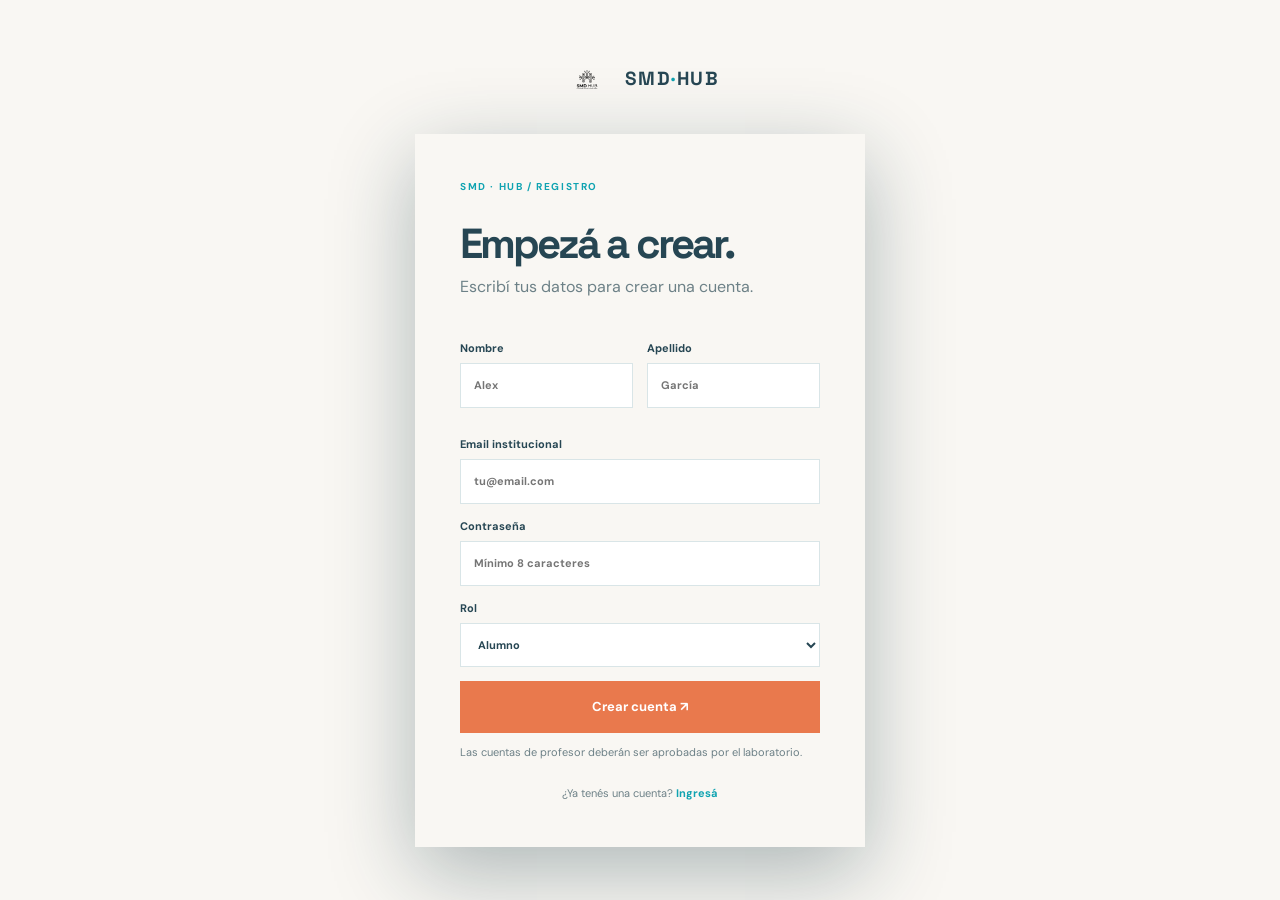
<file: register.html>
<!doctype html>
<!-- Formulario independiente de respaldo para crear una cuenta. -->
<html lang="es">
  <head>
    <meta charset="utf-8" />
    <meta name="viewport" content="width=device-width,initial-scale=1" />
    <title>SMD Hub | Crear cuenta</title>
    <link rel="stylesheet" href="Sources/dashboard.css" />
    <link rel="stylesheet" href="Sources/styles.css" />
    <link rel="preconnect" href="https://fonts.googleapis.com" />
    <link
      rel="stylesheet"
      href="https://fonts.googleapis.com/css2?family=DM+Sans:wght@400;600;700&family=Space+Grotesk:wght@500;600;700&display=swap"
    />
  </head>
  <body class="register-page">
    <!-- Contenedor de autenticación con la misma estética del login. -->
    <main class="register-shell">
      <a class="register-logo" href="index.html"
        ><img src="Sources/Logo.svg" alt="" /><span
          >SMD<span>·</span>HUB</span
        ></a
      >
      <section class="register-card">
        <p class="eyebrow">SMD · HUB / REGISTRO</p>
        <h1>Empezá a crear.</h1>
        <p class="register-copy">
          Escribí tus datos para crear una cuenta.
        </p>
        <!-- Destino provisional; JS decidirá el dashboard según el rol. -->
        <form action="dashboard-student.html">
          <div class="form-row">
            <label
              >Nombre<input required type="text" placeholder="Alex" /></label
            ><label
              >Apellido<input required type="text" placeholder="García"
            /></label>
          </div>
          <label
            >Email institucional<input
              required
              type="email"
              placeholder="tu@email.com"
          /></label>
          <label
            >Contraseña<input
              required
              minlength="8"
              type="password"
              placeholder="Mínimo 8 caracteres"
          /></label>
          <label
            >Rol<select id="role" name="role" required>
              <option value="student">Alumno</option>
              <option value="teacher">Profesor</option>
            </select></label
          >
          <button class="button button-primary full-button" type="submit">
            Crear cuenta ↗
          </button>
        </form>
        <p class="form-hint">
          Las cuentas de profesor deberán ser aprobadas por el laboratorio.
        </p>
        <a class="modal-switch" href="index.html#login"
          >¿Ya tenés una cuenta? <b>Ingresá</b></a
        >
      </section>
    </main>
  </body>
</html>
</file>
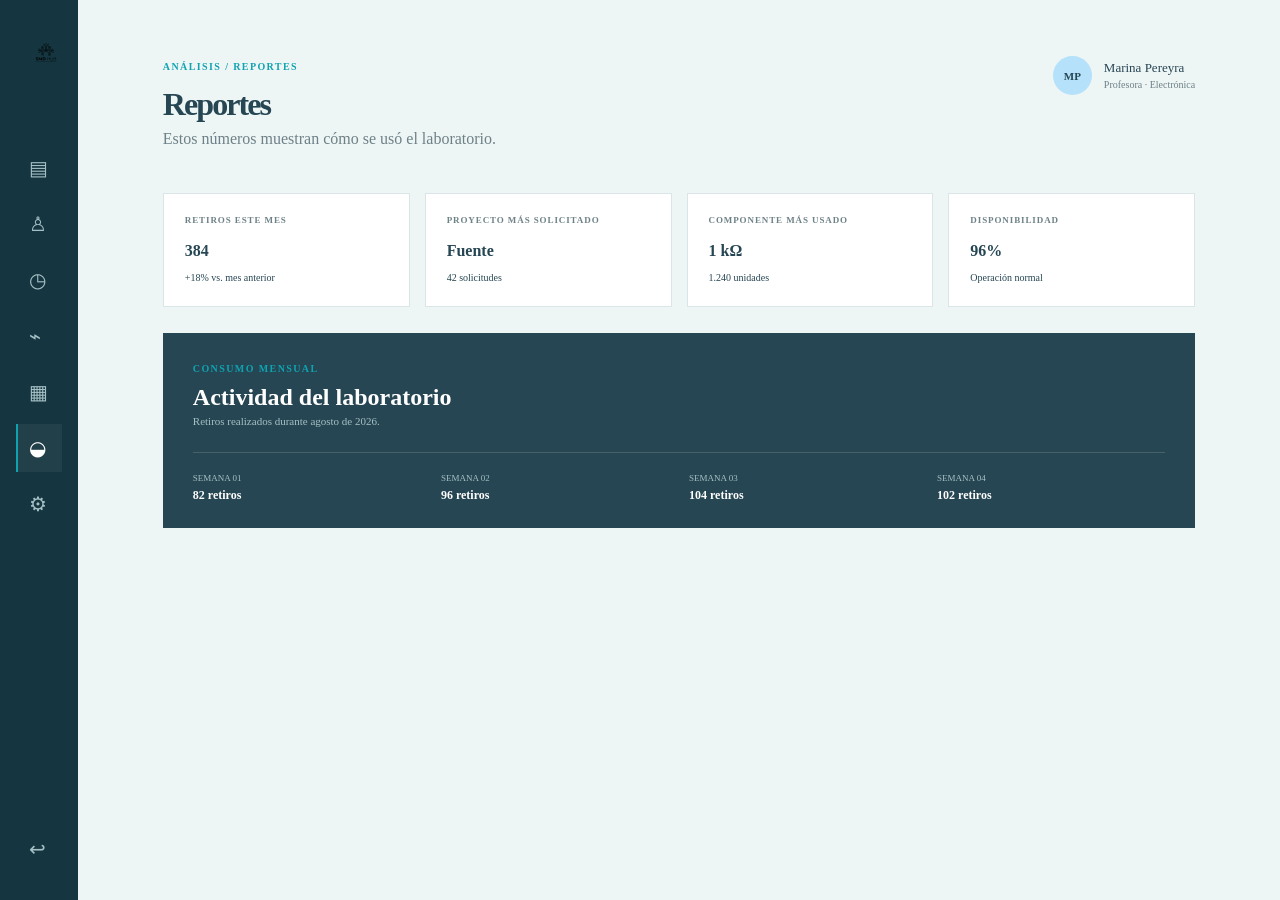
<file: reports.html>
<!doctype html>
<!-- Reportes profesor: métricas preparadas para conectarse a gráficos reales. -->
<html lang="es">
  <head>
    <meta charset="utf-8" />
    <meta name="viewport" content="width=device-width,initial-scale=1" />
    <title>SMD Hub | Reportes</title>
    <link rel="stylesheet" href="Sources/dashboard.css" />
    <link rel="preconnect" href="https://fonts.googleapis.com" />
    <link
      href="https://fonts.googleapis.com/css2?family=DM+Sans:wght@400;600;700&family=Space+Grotesk:wght@500;600;700&display=swap"
      rel="stylesheet"
    />
  </head>
  <body>
    <aside class="sidebar">
      <a class="dash-brand" href="dashboard-teacher.html"
        ><img src="Sources/Logo.svg" alt="" /><span>SMD·HUB</span></a
      >
      <nav>
        <a href="inventory.html">▤ <b>Inventario</b></a
        ><a href="users.html">♙ <b>Usuarios</b></a
        ><a href="movements.html">◷ <b>Movimientos</b></a
        ><a href="dispensers.html">⌁ <b>Dispensadores</b></a
        ><a href="projects.html">▦ <b>Proyectos</b></a
        ><a class="active" href="reports.html">◒ <b>Reportes</b></a
        ><a href="settings.html">⚙ <b>Configuración</b></a>
      </nav>
      <a class="logout" href="index.html">↩ <b>Cerrar sesión</b></a>
    </aside>
    <main class="dashboard">
      <header class="dash-header">
        <div>
          <span class="crumb">ANÁLISIS / REPORTES</span>
          <h1>Reportes</h1>
          <p>Estos números muestran cómo se usó el laboratorio.</p>
        </div>
        <div class="user-menu">
          <span class="avatar">MP</span
          ><span
            >Marina Pereyra<br /><small>Profesora · Electrónica</small></span
          >
        </div>
      </header>
      <section class="stat-grid">
        <article>
          <span>RETIROS ESTE MES</span><strong>384</strong
          ><small>+18% vs. mes anterior</small>
        </article>
        <article>
          <span>PROYECTO MÁS SOLICITADO</span><strong>Fuente</strong
          ><small>42 solicitudes</small>
        </article>
        <article>
          <span>COMPONENTE MÁS USADO</span><strong>1 kΩ</strong
          ><small>1.240 unidades</small>
        </article>
        <article>
          <span>DISPONIBILIDAD</span><strong>96%</strong
          ><small>Operación normal</small>
        </article>
      </section>
      <section class="system-panel">
        <div class="system-status">
          <div>
            <span class="crumb">CONSUMO MENSUAL</span>
            <h2>Actividad del laboratorio</h2>
            <p>Retiros realizados durante agosto de 2026.</p>
          </div>
        </div>
        <div class="module-row">
          <div><span>SEMANA 01</span><b>82 retiros</b></div>
          <div><span>SEMANA 02</span><b>96 retiros</b></div>
          <div><span>SEMANA 03</span><b>104 retiros</b></div>
          <div><span>SEMANA 04</span><b>102 retiros</b></div>
        </div>
      </section>
    </main>
  </body>
</html>
</file>
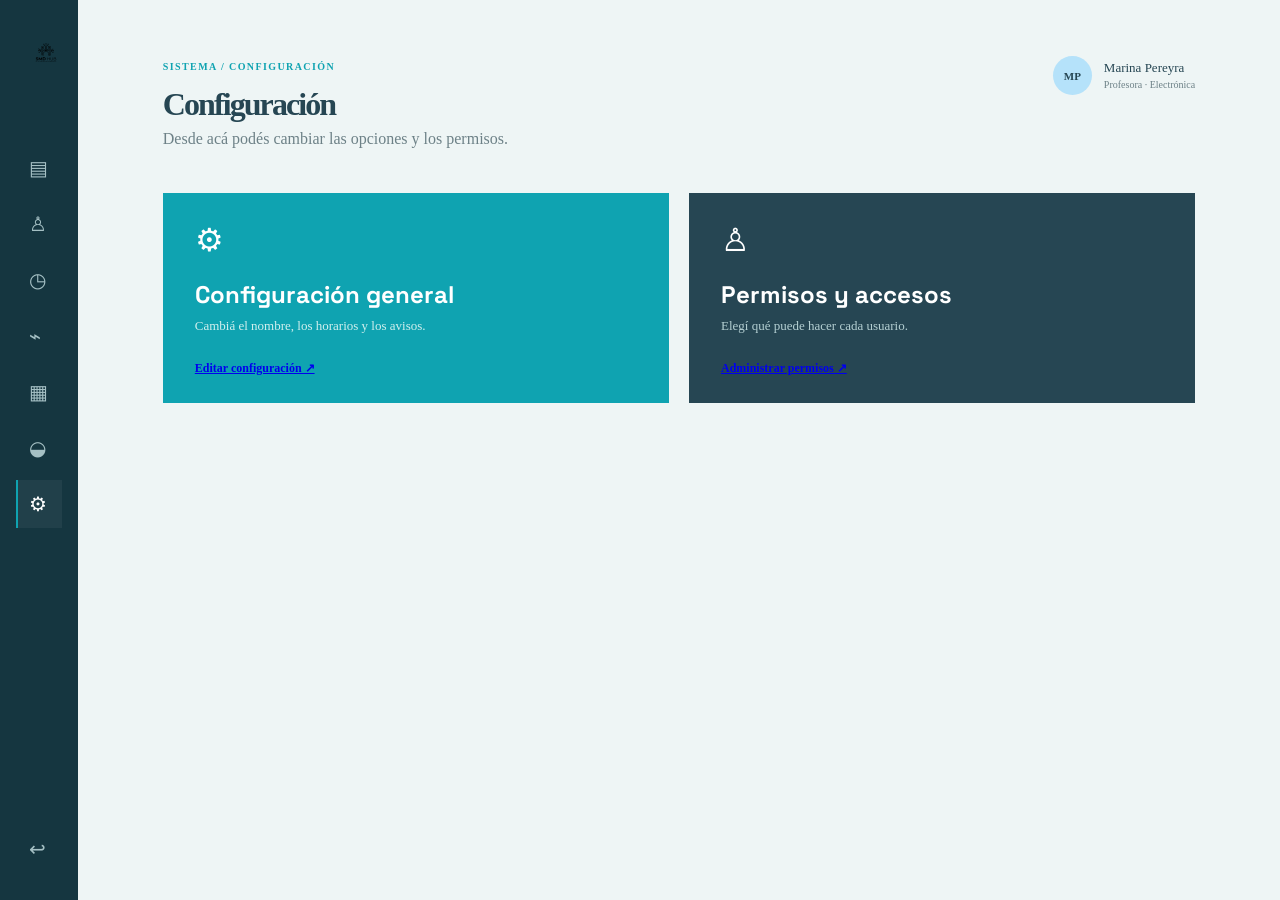
<file: settings.html>
<!doctype html>
<!-- Configuración profesor: preferencias, permisos y ajustes del laboratorio. -->
<html lang="es">
  <head>
    <meta charset="utf-8" />
    <meta name="viewport" content="width=device-width,initial-scale=1" />
    <title>SMD Hub | Configuración</title>
    <link rel="stylesheet" href="Sources/dashboard.css" />
    <link rel="preconnect" href="https://fonts.googleapis.com" />
    <link
      href="https://fonts.googleapis.com/css2?family=DM+Sans:wght@400;600;700&family=Space+Grotesk:wght@500;600;700&display=swap"
      rel="stylesheet"
    />
  </head>
  <body>
    <aside class="sidebar">
      <a class="dash-brand" href="dashboard-teacher.html"
        ><img src="Sources/Logo.svg" alt="" /><span>SMD·HUB</span></a
      >
      <nav>
        <a href="inventory.html">▤ <b>Inventario</b></a
        ><a href="users.html">♙ <b>Usuarios</b></a
        ><a href="movements.html">◷ <b>Movimientos</b></a
        ><a href="dispensers.html">⌁ <b>Dispensadores</b></a
        ><a href="projects.html">▦ <b>Proyectos</b></a
        ><a href="reports.html">◒ <b>Reportes</b></a
        ><a class="active" href="settings.html">⚙ <b>Configuración</b></a>
      </nav>
      <a class="logout" href="index.html">↩ <b>Cerrar sesión</b></a>
    </aside>
    <main class="dashboard">
      <header class="dash-header">
        <div>
          <span class="crumb">SISTEMA / CONFIGURACIÓN</span>
          <h1>Configuración</h1>
          <p>Desde acá podés cambiar las opciones y los permisos.</p>
        </div>
        <div class="user-menu">
          <span class="avatar">MP</span
          ><span
            >Marina Pereyra<br /><small>Profesora · Electrónica</small></span
          >
        </div>
      </header>
      <section class="dash-actions">
        <article class="action-card teal-card">
          <span class="action-icon">⚙</span>
          <h2>Configuración general</h2>
          <p>Cambiá el nombre, los horarios y los avisos.</p>
          <a href="#">Editar configuración ↗</a>
        </article>
        <article class="action-card dark-card">
          <span class="action-icon">♙</span>
          <h2>Permisos y accesos</h2>
          <p>Elegí qué puede hacer cada usuario.</p>
          <a href="#">Administrar permisos ↗</a>
        </article>
      </section>
    </main>
  </body>
</html>
</file>
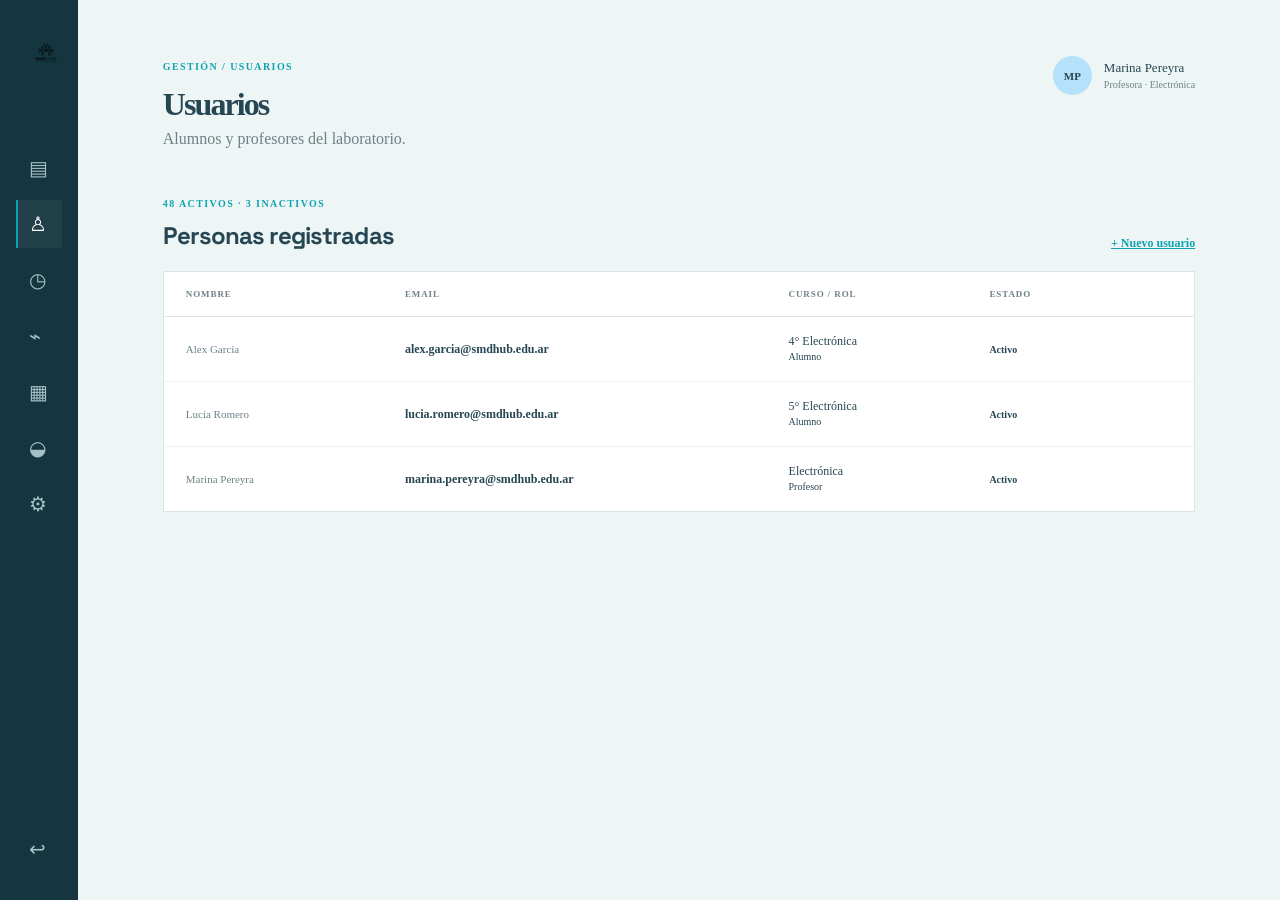
<file: users.html>
<!doctype html>
<!-- Usuarios profesor: administración de alumnos, docentes y estados de acceso. -->
<html lang="es">
  <head>
    <meta charset="utf-8" />
    <meta name="viewport" content="width=device-width,initial-scale=1" />
    <title>SMD Hub | Usuarios</title>
    <link rel="stylesheet" href="Sources/dashboard.css" />
    <link rel="preconnect" href="https://fonts.googleapis.com" />
    <link
      href="https://fonts.googleapis.com/css2?family=DM+Sans:wght@400;600;700&family=Space+Grotesk:wght@500;600;700&display=swap"
      rel="stylesheet"
    />
  </head>
  <body>
    <aside class="sidebar">
      <a class="dash-brand" href="dashboard-teacher.html"
        ><img src="Sources/Logo.svg" alt="" /><span>SMD·HUB</span></a
      >
      <nav>
        <a href="inventory.html">▤ <b>Inventario</b></a
        ><a class="active" href="users.html">♙ <b>Usuarios</b></a
        ><a href="movements.html">◷ <b>Movimientos</b></a
        ><a href="dispensers.html">⌁ <b>Dispensadores</b></a
        ><a href="projects.html">▦ <b>Proyectos</b></a
        ><a href="reports.html">◒ <b>Reportes</b></a
        ><a href="settings.html">⚙ <b>Configuración</b></a>
      </nav>
      <a class="logout" href="index.html">↩ <b>Cerrar sesión</b></a>
    </aside>
    <main class="dashboard">
      <header class="dash-header">
        <div>
          <span class="crumb">GESTIÓN / USUARIOS</span>
          <h1>Usuarios</h1>
          <p>Alumnos y profesores del laboratorio.</p>
        </div>
        <div class="user-menu">
          <span class="avatar">MP</span
          ><span
            >Marina Pereyra<br /><small>Profesora · Electrónica</small></span
          >
        </div>
      </header>
      <section class="section-title">
        <div>
          <span class="crumb">48 ACTIVOS · 3 INACTIVOS</span>
          <h2>Personas registradas</h2>
        </div>
        <a class="button button-primary" href="#">+ Nuevo usuario</a>
      </section>
      <div class="table">
        <div class="table-head">
          <span>Nombre</span><span>Email</span><span>Curso / rol</span
          ><span>Estado</span>
        </div>
        <div class="table-row">
          <span>Alex García</span><strong>alex.garcia@smdhub.edu.ar</strong
          ><span>4° Electrónica<br /><small>Alumno</small></span
          ><em class="success">Activo</em>
        </div>
        <div class="table-row">
          <span>Lucía Romero</span><strong>lucia.romero@smdhub.edu.ar</strong
          ><span>5° Electrónica<br /><small>Alumno</small></span
          ><em class="success">Activo</em>
        </div>
        <div class="table-row">
          <span>Marina Pereyra</span
          ><strong>marina.pereyra@smdhub.edu.ar</strong
          ><span>Electrónica<br /><small>Profesor</small></span
          ><em class="success">Activo</em>
        </div>
      </div>
    </main>
  </body>
</html>
</file>
<file: Sources/styles.css>
/* Variables globales: centralizan la identidad visual y facilitan cambios de tema. */
:root {
  --ink: #264653;
  --deep: #153640;
  --teal: #0fa3b1;
  --mint: #2a9d8f;
  --sky: #b5e2fa;
  --paper: #f9f7f3;
  --line: #d9e5e7;
  --orange: #e9794d;
  --muted: #6d8187;
}

/* Box sizing uniforme para que padding y bordes conserven los anchos previstos. */
* {
  box-sizing: border-box;
}
/* Desplazamiento suave para los enlaces internos de la portada. */
html {
  scroll-behavior: smooth;
}
/* Base tipográfica y fondo común de la web pública. */
body {
  margin: 0;
  color: var(--ink);
  background: var(--paper);
  font-family: "DM Sans", sans-serif;
  font-size: 16px;
  line-height: 1.5;
}
/* Enlaces sin subrayado: los estados se distinguen por color o fondo. */
a {
  color: inherit;
  text-decoration: none;
}

/* Header: distribuye marca, navegación y acciones principales. */
.site-header {
  align-items: center;
  display: flex;
  height: 84px;
  justify-content: space-between;
  margin: auto;
  max-width: 1320px;
  padding: 0 34px;
}
.brand {
  align-items: center;
  display: flex;
  flex: 0 0 auto;
  font-family: "Space Grotesk", sans-serif;
  font-size: 18px;
  font-weight: 700;
  gap: 10px;
  letter-spacing: 0.08em;
}
.brand img {
  display: block;
  flex: 0 0 34px;
  height: 34px;
  max-width: 34px;
  width: 34px;
}
.brand > span > span,
.site-footer-dark strong span {
  color: var(--teal);
}
.main-nav {
  display: flex;
  gap: 34px;
  margin-left: 60px;
}
.main-nav a,
.text-link {
  color: #587078;
  font-size: 14px;
  font-weight: 500;
}
.main-nav a:hover,
.text-link:hover {
  color: var(--teal);
}
.header-actions,
.hero-actions,
.role-actions {
  align-items: center;
  display: flex;
  gap: 22px;
}
/* Botón reutilizable: sus variantes cambian color sin alterar geometría. */
.button {
  align-items: center;
  border: 1px solid transparent;
  cursor: pointer;
  display: inline-flex;
  font: inherit;
  font-size: 13px;
  font-weight: 700;
  gap: 18px;
  justify-content: center;
  padding: 15px 20px;
  transition: 0.25s ease;
}
.button-small {
  padding: 11px 16px;
}
.button-primary {
  background: var(--orange);
  color: white;
}
.button-primary:hover {
  background: #d9643b;
  transform: translateY(-2px);
}
.button-dark {
  background: var(--ink);
  color: white;
}
.button-dark:hover {
  background: var(--teal);
}
.button-outline {
  border-color: var(--ink);
}
.button-outline:hover {
  background: var(--ink);
  color: white;
}
.full-button {
  width: 100%;
}

/* Grilla editorial con etiquetas laterales y contenido principal. */
.section-grid {
  display: grid;
  grid-template-columns: 23% minmax(0, 77%);
  margin: auto;
  max-width: 1320px;
  padding-left: 34px;
  padding-right: 34px;
}
/* Hero principal: primera señal visual del laboratorio conectado. */
.hero {
  min-height: 595px;
  padding-top: 106px;
}
.hero-copy {
  min-width: 0;
  position: relative;
  z-index: 2;
}
.eyebrow {
  align-items: center;
  color: var(--teal);
  display: flex;
  font-size: 10px;
  font-weight: 700;
  gap: 9px;
  letter-spacing: 0.16em;
  margin: 0 0 29px;
  text-transform: uppercase;
}
.pulse-dot {
  background: var(--orange);
  border-radius: 50%;
  box-shadow: 0 0 0 5px #e9794d22;
  height: 7px;
  width: 7px;
}
.hero h1 {
  font-family: "Space Grotesk", sans-serif;
  font-size: clamp(56px, 7vw, 95px);
  letter-spacing: -0.07em;
  line-height: 0.93;
  margin: 0 0 30px;
}
.hero h1 em,
h2 em {
  color: var(--teal);
  font-style: normal;
}
.hero-lead {
  color: var(--muted);
  font-size: 17px;
  max-width: 440px;
}
.hero-actions {
  margin-top: 42px;
}
.circle-link {
  align-items: center;
  border: 1px solid var(--line);
  border-radius: 50%;
  display: flex;
  font-size: 21px;
  height: 48px;
  justify-content: center;
  transition: 0.25s;
  width: 48px;
}
.circle-link:hover {
  border-color: var(--teal);
  color: var(--teal);
  transform: translateY(4px);
}
/* Diagrama decorativo del recorrido usuario-plataforma-hardware. */
.hero-system {
  min-height: 480px;
  overflow: hidden;
  position: relative;
}
.hub-core {
  align-items: center;
  background: var(--ink);
  border: 8px solid var(--paper);
  border-radius: 50%;
  box-shadow:
    0 0 0 1px var(--sky),
    0 20px 50px #2646532b;
  color: white;
  display: flex;
  flex-direction: column;
  height: 126px;
  justify-content: center;
  left: 51%;
  position: absolute;
  top: 39%;
  transform: translate(-50%, -50%);
  width: 126px;
  z-index: 2;
}
.hub-core span {
  color: var(--sky);
  font-family: "Space Grotesk";
  font-size: 13px;
  letter-spacing: 0.2em;
}
.hub-core strong {
  font-family: "Space Grotesk";
  font-size: 22px;
  letter-spacing: 0.12em;
}
.system-orbit {
  border: 1px solid var(--sky);
  border-radius: 50%;
  height: 390px;
  left: 51%;
  position: absolute;
  top: 39%;
  transform: translate(-50%, -50%) rotate(-18deg);
  width: 570px;
}
.orbit-two {
  border-color: #0fa3b155;
  height: 210px;
  transform: translate(-50%, -50%) rotate(36deg);
  width: 420px;
}
.system-node {
  background: #fff;
  border: 1px solid var(--line);
  box-shadow: 0 12px 25px #26465312;
  display: flex;
  flex-direction: column;
  padding: 13px 17px;
  position: absolute;
  width: 145px;
}
.system-node small {
  color: var(--muted);
  font-size: 8px;
  font-weight: 700;
  letter-spacing: 0.12em;
  margin: 8px 0 2px;
}
.system-node b {
  font-family: "Space Grotesk";
  font-size: 14px;
}
.node-icon {
  color: var(--teal);
  font-size: 22px;
  line-height: 1;
}
.node-user {
  left: 18%;
  top: 21%;
}
.node-cloud {
  right: 6%;
  top: 9%;
}
.node-box {
  bottom: 10%;
  right: 20%;
}
.hero-actions {
  margin-bottom: 48px;
}
.hero {
  padding-bottom: 42px;
}
.system-caption {
  bottom: 10%;
  color: var(--muted);
  font-size: 12px;
  left: 15%;
  line-height: 1.45;
  position: absolute;
}
.system-caption strong {
  color: var(--ink);
  font-family: "Space Grotesk";
  font-size: 16px;
}

/* Franja de métricas que acompaña el primer scroll. */
.metrics-strip {
  align-items: center;
  background: var(--sky);
  display: flex;
  flex-wrap: wrap;
  gap: 45px;
  justify-content: center;
  padding: 26px 30px;
}
.metrics-strip div {
  align-items: center;
  display: flex;
  gap: 14px;
}
.metrics-strip strong {
  color: var(--teal);
  font-family: "Space Grotesk";
  font-size: 25px;
}
.metrics-strip span,
.metrics-strip p {
  color: var(--ink);
  font-size: 11px;
  font-weight: 600;
}
.metrics-strip p {
  border-left: 1px solid #26465344;
  font-weight: 400;
  line-height: 1.4;
  margin: 0 0 0 20px;
  padding-left: 40px;
}
/* Secciones informativas de la portada. */
.intro,
.workflow {
  padding-bottom: 125px;
  padding-top: 128px;
}
.section-label {
  color: var(--muted);
  display: flex;
  font-size: 10px;
  font-weight: 700;
  gap: 25px;
  letter-spacing: 0.14em;
  text-transform: uppercase;
}
.section-label span:first-child {
  color: var(--orange);
}
.intro h2,
.workflow h2,
.tech-heading h2 {
  font-family: "Space Grotesk";
  font-size: clamp(36px, 4vw, 58px);
  letter-spacing: -0.06em;
  line-height: 1;
  margin: 0 0 50px;
}
.intro h2 span,
.workflow h2 span {
  color: #789096;
}
.intro-columns {
  display: grid;
  gap: 60px;
  grid-template-columns: repeat(2, minmax(0, 1fr));
  max-width: 760px;
}
.intro-columns p {
  color: var(--muted);
  margin: 0;
  max-width: 300px;
}
/* Banda oscura para explicar la tecnología con contraste. */
.dark-section {
  background: var(--ink);
  color: white;
  max-width: none;
  padding-bottom: 115px;
  padding-top: 115px;
}
.light-label {
  color: #91afb6;
}
.tech-content {
  min-width: 0;
  max-width: 1000px;
  width: 100%;
}
.tech-heading {
  align-items: end;
  display: flex;
  gap: 30px;
  justify-content: space-between;
}
.tech-heading h2 {
  color: white;
  margin: 0 0 75px;
}
.tech-heading p {
  color: #a3bdc1;
  font-size: 14px;
  line-height: 1.6;
  max-width: 210px;
}
.tech-list {
  border-top: 1px solid #ffffff2b;
  display: grid;
  grid-template-columns: repeat(3, minmax(0, 1fr));
}
.tech-list article {
  border-right: 1px solid #ffffff2b;
  padding: 27px 30px 0 0;
}
.tech-list article + article {
  padding-left: 30px;
}
.tech-list article:last-child {
  border: 0;
}
.tech-list span {
  color: var(--orange);
  font-size: 11px;
}
.tech-list h3 {
  font-family: "Space Grotesk";
  font-size: 18px;
  margin: 27px 0 11px;
}
.tech-list p {
  color: #a3bdc1;
  font-size: 13px;
  margin: 0;
  max-width: 220px;
}
/* Pasos del flujo visual, sin lógica de negocio todavía. */
.steps {
  border-top: 1px solid var(--line);
  display: grid;
  grid-template-columns: repeat(3, minmax(0, 1fr));
  margin-bottom: 42px;
}
.steps div {
  border-right: 1px solid var(--line);
  padding: 25px 30px 0 0;
}
.steps div + div {
  padding-left: 30px;
}
.steps div:last-child {
  border: 0;
}
.steps b {
  color: var(--orange);
  font-size: 11px;
}
.steps span {
  display: block;
  font-family: "Space Grotesk";
  font-size: 21px;
  font-weight: 600;
  margin: 24px 0 8px;
}
.steps p {
  color: var(--muted);
  font-size: 13px;
  max-width: 190px;
}
/* Cierre de conversión de la portada. */
.closing-cta {
  background: #d9f2f2;
  padding: 100px 20px;
  text-align: center;
}
.closing-cta .eyebrow {
  justify-content: center;
}
.closing-cta h2 {
  font-family: "Space Grotesk";
  font-size: clamp(42px, 6vw, 76px);
  letter-spacing: -0.07em;
  line-height: 1;
  margin: 0 0 37px;
}
/* Footer editable con contacto, ubicación y enlaces. */
.site-footer-dark {
  align-items: flex-start;
  background: var(--deep);
  color: #b7cdd0;
  display: grid;
  gap: 35px;
  grid-template-columns: 2fr repeat(3, 1fr);
  max-width: none;
  padding: 48px max(34px, calc((100% - 1252px) / 2));
}
.site-footer-dark strong {
  color: #fff;
  font-family: "Space Grotesk";
  font-size: 18px;
  letter-spacing: 0.08em;
}
.site-footer-dark p {
  font-size: 12px;
  line-height: 1.8;
  margin: 8px 0 0;
}
.site-footer-dark small {
  color: var(--sky);
  font-size: 9px;
  font-weight: 700;
  letter-spacing: 0.14em;
}
.site-footer-dark a {
  color: var(--sky);
}

/* Modal CSS: :target alterna visibilidad sin JavaScript. */
.modal-layer {
  align-items: center;
  display: flex;
  inset: 0;
  justify-content: center;
  opacity: 0;
  pointer-events: none;
  position: fixed;
  transition: opacity 0.25s;
  z-index: 10;
}
.modal-layer:target {
  opacity: 1;
  pointer-events: auto;
}
.modal-backdrop {
  background: #153640cc;
  inset: 0;
  position: absolute;
}
/* Tarjeta compartida por login y registro. */
.auth-modal {
  background: var(--paper);
  box-shadow: 0 25px 80px #15364055;
  max-height: calc(100vh - 32px);
  max-width: min(450px, calc(100vw - 32px));
  overflow-y: auto;
  padding: 45px;
  position: relative;
  width: 100%;
}
.modal-close {
  color: var(--muted);
  font-size: 28px;
  line-height: 1;
  position: absolute;
  right: 24px;
  top: 20px;
}
.auth-modal h2 {
  font-family: "Space Grotesk";
  font-size: 36px;
  letter-spacing: -0.06em;
  line-height: 1;
  margin: 0 0 9px;
}
.modal-copy {
  color: var(--muted);
  margin: 0 0 28px;
}
.auth-modal label {
  color: var(--ink);
  display: block;
  font-size: 11px;
  font-weight: 700;
  margin: 14px 0;
}
.auth-modal input,
.auth-modal select {
  background: white;
  border: 1px solid var(--line);
  color: var(--ink);
  display: block;
  font: inherit;
  margin-top: 7px;
  outline: none;
  padding: 13px;
  width: 100%;
}
.auth-modal input:focus,
.auth-modal select:focus {
  border-color: var(--teal);
}
.auth-modal form {
  margin: 0;
}
.auth-modal .form-row {
  display: grid;
  gap: 14px;
  grid-template-columns: repeat(2, minmax(0, 1fr));
}
.teacher-access {
  border-top: 1px solid var(--line);
  margin-top: 25px;
  padding-top: 20px;
}
.teacher-access > span,
.form-hint {
  color: var(--muted);
  font-size: 11px;
}
.teacher-access label {
  margin-top: 10px;
}
.modal-switch {
  color: var(--muted);
  display: block;
  font-size: 11px;
  margin-top: 25px;
  text-align: center;
}
.modal-switch b {
  color: var(--teal);
}

/* Página de respaldo del registro, equivalente al modal. */
.register-page {
  background: var(--paper);
  min-height: 100vh;
}
.register-shell {
  align-items: center;
  display: flex;
  flex-direction: column;
  justify-content: center;
  min-height: 100vh;
  padding: 40px 20px;
}
.register-logo {
  align-items: center;
  color: var(--ink);
  display: flex;
  font-family: "Space Grotesk";
  font-size: 19px;
  font-weight: 700;
  gap: 12px;
  letter-spacing: 0.08em;
  margin-bottom: 28px;
}
.register-logo img {
  display: block;
  height: 52px;
  width: 52px;
}
.register-logo > span > span {
  color: var(--teal);
}
/* Formulario listo para conectar con API o SQL. */
.register-card {
  background: var(--paper);
  box-shadow: 0 25px 80px #15364055;
  max-width: 450px;
  padding: 45px;
  width: 100%;
}
.register-card h1 {
  font-family: "Space Grotesk";
  font-size: 42px;
  letter-spacing: -0.07em;
  line-height: 1;
  margin: 0 0 10px;
}
.register-copy {
  color: var(--muted);
  margin: 0 0 27px;
}
.register-card label {
  color: var(--ink);
  display: block;
  font-size: 11px;
  font-weight: 700;
  margin: 14px 0;
}
.register-card input,
.register-card select {
  background: #fff;
  border: 1px solid var(--line);
  color: var(--ink);
  display: block;
  font: inherit;
  margin-top: 7px;
  padding: 13px;
  width: 100%;
}
.register-card input:focus,
.register-card select:focus {
  border-color: var(--teal);
  outline: none;
}
.register-card .form-row {
  display: grid;
  gap: 14px;
  grid-template-columns: repeat(2, minmax(0, 1fr));
}
.register-card .form-hint {
  margin-bottom: 20px;
}

/* Entrada sutil del contenido al cargar. */
.reveal {
  animation: rise 0.8s ease both;
}
.reveal-delay {
  animation-delay: 0.15s;
}
@keyframes rise {
  from {
    opacity: 0;
    transform: translateY(18px);
  }
  to {
    opacity: 1;
    transform: translateY(0);
  }
}

/* Tablet: reduce columnas y conserva espacio entre bloques. */
@media (max-width: 1050px) {
  .main-nav {
    gap: 18px;
    margin-left: 20px;
  }
  .hero {
    padding-top: 70px;
  }
  .hero h1 {
    font-size: clamp(52px, 7vw, 78px);
  }
  .site-footer-dark {
    grid-template-columns: 1.5fr repeat(2, 1fr);
  }
  .site-footer-dark div:last-child {
    grid-column: 2;
  }
  .tech-heading {
    gap: 24px;
  }
}
/* Pantallas medianas: el hero pasa a una columna. */
@media (max-width: 900px) {
  .hero {
    grid-template-columns: minmax(0, 1fr);
    min-height: auto;
  }
  .hero-system {
    margin-top: 35px;
    min-height: 390px;
  }
  .node-user {
    left: 12%;
    top: 10%;
  }
  .hero-copy {
    max-width: 650px;
  }
  .section-grid {
    padding-left: 24px;
    padding-right: 24px;
  }
  .intro-columns {
    gap: 30px;
  }
}
/* Móvil: campos apilados y contenido sin desborde. */
@media (max-width: 700px) {
  .site-header {
    height: 70px;
    padding: 0 20px;
  }
  .main-nav {
    display: none;
  }
  .header-actions {
    gap: 10px;
  }
  .header-actions .text-link {
    font-size: 12px;
  }
  .header-actions .button {
    padding: 10px 12px;
  }
  .section-grid {
    display: block;
    padding-left: 20px;
    padding-right: 20px;
  }
  .hero {
    padding-bottom: 45px;
    padding-top: 45px;
  }
  .hero h1 {
    font-size: clamp(48px, 14vw, 70px);
  }
  .hero-actions {
    align-items: flex-start;
    flex-wrap: wrap;
    gap: 14px;
  }
  .hero-system {
    height: 320px;
    min-height: 320px;
    margin-top: 25px;
  }
  .hero-actions {
    margin-bottom: 18px;
  }
  .system-node {
    max-width: 125px;
    transform: scale(0.7);
  }
  .node-user {
    left: -25px;
  }
  .node-cloud {
    right: -25px;
  }
  .node-box {
    right: -12px;
  }
  .system-caption {
    font-size: 10px;
    left: 2%;
    max-width: 150px;
  }
  .system-caption strong {
    font-size: 13px;
  }
  .metrics-strip {
    gap: 15px 24px;
    justify-content: flex-start;
    padding: 24px 20px;
  }
  .metrics-strip div {
    width: calc(50% - 12px);
  }
  .metrics-strip p {
    border-left: 0;
    margin: 4px 0 0;
    padding-left: 0;
    width: 100%;
  }
  .intro,
  .workflow,
  .dark-section {
    padding-bottom: 70px;
    padding-top: 70px;
  }
  .intro-columns,
  .tech-list,
  .steps {
    gap: 20px;
    grid-template-columns: 1fr;
  }
  .tech-heading {
    align-items: start;
    display: block;
  }
  .tech-heading p {
    margin: 0 0 35px;
  }
  .tech-list {
    border-top: 0;
  }
  .tech-list article,
  .tech-list article + article,
  .steps div,
  .steps div + div {
    border-bottom: 1px solid #ffffff2b;
    border-right: 0;
    padding: 20px 0;
  }
  .steps div,
  .steps div + div {
    border-bottom-color: var(--line);
  }
  .site-footer-dark {
    grid-template-columns: 1fr 1fr;
    padding: 42px 20px;
  }
  .site-footer-dark div:first-child {
    grid-column: 1 / -1;
  }
  .site-footer-dark div:last-child {
    grid-column: auto;
  }
  .auth-modal {
    padding: 30px 22px;
  }
  .auth-modal h2 {
    font-size: 30px;
  }
  .form-row {
    grid-template-columns: 1fr;
  }
}
</file>
<file: Sources/dashboard.css>
/* Overrides tempranos: protegen el layout antes de cargar las reglas base. */
@media (max-width: 1050px) {
  .dashboard {
    padding-left: 32px !important;
    padding-right: 32px !important;
    width: calc(100% - 78px) !important;
  }
  .dash-header {
    align-items: flex-start !important;
    gap: 24px !important;
  }
  .dash-header > div:first-child {
    flex: 1 1 360px !important;
  }
  .user-menu {
    flex: 0 1 auto !important;
  }
  .stat-grid {
    grid-template-columns: repeat(2, minmax(0, 1fr)) !important;
  }
  .teacher-grid {
    grid-template-columns: 1fr !important;
  }
  .dash-actions {
    grid-template-columns: repeat(2, minmax(0, 1fr)) !important;
  }
  .table {
    max-width: 100% !important;
    overflow-x: auto !important;
  }
  .table-head,
  .table-row {
    min-width: 620px !important;
  }
}
@media (max-width: 700px) {
  .dashboard {
    margin-left: 62px !important;
    padding: 30px 18px 50px !important;
    width: calc(100% - 62px) !important;
  }
  .dash-header {
    display: block !important;
  }
  .dash-header h1 {
    font-size: 31px !important;
    overflow-wrap: anywhere !important;
  }
  .user-menu {
    margin-top: 24px !important;
  }
  .dash-actions,
  .stat-grid {
    grid-template-columns: 1fr !important;
  }
  .dash-actions {
    gap: 14px !important;
  }
  .action-card {
    min-height: 190px !important;
  }
  .system-status {
    align-items: flex-start !important;
    flex-wrap: wrap !important;
  }
  .system-status > strong {
    margin-left: 24px !important;
  }
  .module-row {
    grid-template-columns:
      1fr
      1fr !important;
  }
  .table {
    overflow-x: auto !important;
  }
  .table-head,
  .table-row {
    min-width: 620px !important;
  }
}
/* Marca compacta: el texto se oculta y el logo mantiene una caja estable. */
.sidebar .dash-brand {
  font-size: 0 !important;
  overflow: hidden;
  width: 48px;
}
.sidebar .dash-brand img {
  display: block;
  height: 52px !important;
  object-fit: contain;
  width: 52px !important;
}
.sidebar .dash-brand span {
  display: none !important;
}
.sidebar:hover .dash-brand {
  font-size: 15px !important;
  width: auto;
}
.sidebar:hover .dash-brand span {
  display: inline !important;
  font-size: 15px;
  opacity: 1;
}
.sidebar a {
  text-decoration: none;
}
/* Estilos compartidos por la página alternativa de registro. */
.register-page {
  background: var(--deep);
  min-height: 100vh;
}
.register-shell {
  align-items: center;
  display: flex;
  flex-direction: column;
  justify-content: center;
  min-height: 100vh;
  padding: 40px 20px;
}
.register-logo {
  align-items: center;
  color: #fff;
  display: flex;
  font-family: "Space
Grotesk";
  font-size: 19px;
  font-weight: 700;
  gap: 12px;
  letter-spacing: 0.08em;
  margin-bottom: 28px;
}
.register-logo img {
  height: 46px;
  width: 46px;
}
.register-logo > span > span {
  color: var(--teal);
}
.register-card {
  background: var(--paper);
  box-shadow: 0 25px 80px #071a1f66;
  max-width: 510px;
  padding: 42px;
  width: 100%;
}
.register-card h1 {
  font-family: "Space
Grotesk";
  font-size: 42px;
  letter-spacing: -0.07em;
  line-height: 1;
  margin: 0 0 10px;
}
.register-copy {
  color: var(--muted);
  margin: 0 0 27px;
}
.register-card label {
  color: var(--ink);
  display: block;
  font-size: 11px;
  font-weight: 700;
  margin: 14px 0;
}
.register-card input,
.register-card select {
  background: #fff;
  border: 1px solid var(--line);
  color: var(--ink);
  display: block;
  font: inherit;
  margin-top: 7px;
  padding: 13px;
  width: 100%;
}
.register-card input:focus,
.register-card select:focus {
  border-color: var(--teal);
  outline: none;
}
.register-card .form-row {
  display: grid;
  gap: 14px;
  grid-template-columns: 1fr 1fr;
}
.register-card .form-hint {
  margin-bottom: 20px;
}
@media (max-width: 700px) {
  .sidebar .dash-brand img {
    height: 42px;
    width: 42px;
  }
  .register-card {
    padding: 30px 22px;
  }
  .register-card h1 {
    font-size: 35px;
  }
  .register-card .form-row {
    grid-template-columns: 1fr;
  }
} /*
Compact navigation stays logo-only until hover; dashboard content remains fluid.
*/
.dash-brand {
  font-size: 0;
}
.dash-brand img {
  height: 38px;
  width: 38px;
}
.dash-brand span {
  font-size: 15px;
  opacity: 0;
  transition: opacity 0.15s;
}
.sidebar:hover .dash-brand {
  font-size: 15px;
}
.sidebar:hover .dash-brand span {
  opacity: 1;
}
.dashboard {
  width: calc(100% - 78px);
}
.dash-header > div:first-child {
  min-width: 0;
}
.dash-header h1 {
  overflow-wrap: anywhere;
}
.dash-actions,
.stat-grid,
.teacher-grid {
  min-width: 0;
}
.action-card,
.system-panel,
.recent,
.alert-panel {
  min-width: 0;
}
@media (max-width: 1050px) {
  .dashboard {
    padding-left: 35px;
    padding-right: 35px;
  }
  .dash-header h1 {
    font-size: 36px;
  }
  .stat-grid {
    grid-template-columns: repeat(2, 1fr);
  }
  .teacher-grid {
    grid-template-columns: 1fr;
  }
  .system-status > strong {
    white-space: nowrap;
  }
  .dash-actions {
    grid-template-columns:
      1fr
      1fr;
  }
}
@media (max-width: 700px) {
  .dashboard {
    margin-left: 62px;
    width: calc(100% - 62px);
    padding: 30px 18px 50px;
  }
  .sidebar {
    width: 62px;
  }
  .sidebar:hover {
    width: 62px;
  }
  .sidebar:hover .dash-brand {
    font-size: 0;
  }
  .sidebar:hover .dash-brand span {
    opacity: 0;
  }
  .dash-header h1 {
    font-size: 31px;
  }
  .dash-header {
    margin-bottom: 32px;
  }
  .user-menu {
    flex-wrap: wrap;
  }
  .dash-actions,
  .stat-grid {
    grid-template-columns: 1fr;
  }
  .system-panel {
    padding: 22px 18px;
  }
  .system-status {
    align-items: flex-start;
    flex-wrap: wrap;
  }
  .system-status > strong {
    margin-left: 24px;
  }
  .module-row {
    gap: 15px;
    grid-template-columns:
      1fr
      1fr;
  }
  .table {
    max-width: 100%;
    overflow-x: auto;
  }
  .table-head,
  .table-row {
    min-width: 590px;
  }
  .action-card {
    padding: 24px;
  }
  .site-footer-dark {
    overflow-wrap: anywhere;
  }
}
/* Tokens del dashboard: reutilizan la identidad visual de la portada. */
:root {
  --ink: #264653;
  --deep: #153640;
  --teal: #0fa3b1;
  --sky: #b5e2fa;
  --paper: #f9f7f3;
  --line: #d9e5e7;
  --orange: #e9794d;
  --muted: #6d8187;
  --white: #fff;
}
/* Box sizing uniforme para tablas, tarjetas y navegación. */
* {
  box-sizing: border-box;
}
/* Fondo operativo claro para distinguir el dashboard de la portada. */
body {
  background: #eef5f5;
  color: var(--ink);
  font-family: "DM
Sans", sans-serif;
  margin: 0;
}
/* Sidebar compacto: al hacer hover revela las etiquetas del rol actual. */
.sidebar {
  background: var(--deep);
  bottom: 0;
  color: white;
  display: flex;
  flex-direction: column;
  left: 0;
  padding: 27px 16px;
  position: fixed;
  top: 0;
  transition: width 0.25s ease;
  width: 78px;
  z-index: 2;
}
.sidebar:hover {
  width: 220px;
}
.dash-brand {
  align-items: center;
  display: flex;
  font-family: "Space
Grotesk";
  font-size: 15px;
  font-weight: 700;
  gap: 10px;
  letter-spacing: 0.09em;
  margin: 0 4px 65px;
  white-space: nowrap;
}
.dash-brand img {
  height: 25px;
  width: 25px;
}
.dash-brand span {
  color: var(--teal);
}
/* Menú por rol: cada HTML define sus propias opciones permitidas. */
.sidebar nav {
  display: flex;
  flex-direction: column;
  gap: 8px;
}
.sidebar nav a,
.logout {
  align-items: center;
  border-left: 2px solid transparent;
  color: #a5c0c4;
  display: flex;
  font-size: 20px;
  gap: 17px;
  padding: 12px 11px;
  white-space: nowrap;
}
.sidebar nav a b,
.logout b {
  font-size: 12px;
  font-weight: 600;
  opacity: 0;
  transition: opacity 0.15s;
}
.sidebar:hover nav a b,
.sidebar:hover .logout b {
  opacity: 1;
}
.sidebar nav a.active,
.sidebar nav a:hover {
  background: #ffffff0d;
  border-left-color: var(--teal);
  color: white;
}
.logout {
  margin-top: auto;
}
/* Lienzo principal: reserva el espacio permanente del sidebar fijo. */
.dashboard {
  margin-left: 78px;
  max-width: 1450px;
  padding: 48px 6vw 70px;
}
/* Encabezado operativo con contexto de página y usuario. */
.dash-header {
  align-items: flex-start;
  display: flex;
  justify-content: space-between;
  margin-bottom: 45px;
}
.crumb {
  color: var(--teal);
  font-size: 10px;
  font-weight: 700;
  letter-spacing: 0.14em;
}
.dash-header h1 {
  font-family: "Space
Grotesk";
  font-size: 42px;
  letter-spacing: -0.06em;
  line-height: 1;
  margin: 14px 0 10px;
}
.dash-header p {
  color: var(--muted);
  margin: 0;
}
.user-menu {
  align-items: center;
  display: flex;
  font-size: 13px;
  gap: 12px;
}
.user-menu small {
  color: var(--muted);
  font-size: 10px;
}
.avatar {
  align-items: center;
  background: var(--sky);
  border-radius: 50%;
  display: flex;
  font-size: 11px;
  font-weight: 700;
  height: 39px;
  justify-content: center;
  width: 39px;
}
.notification {
  font-size: 23px;
  margin-right: 18px;
}
.notification.alert {
  color: var(--orange);
}
/* Acciones destacadas del alumno o accesos rápidos del profesor. */
.dash-actions {
  display: grid;
  gap: 20px;
  grid-template-columns:
    1fr
    1fr;
  margin-bottom: 52px;
}
.action-card {
  min-height: 210px;
  padding: 28px 32px;
  position: relative;
}
.teal-card {
  background: var(--teal);
  color: white;
}
.dark-card {
  background: var(--ink);
  color: white;
}
.action-icon {
  font-size: 32px;
}
.action-card h2 {
  font-family: "Space Grotesk";
  font-size: 24px;
  margin: 20px 0 8px;
}
.action-card p {
  color: #d2f0ee;
  font-size: 13px;
  margin: 0;
  max-width: 300px;
}
.action-card a {
  bottom: 27px;
  font-size: 12px;
  font-weight: 700;
  position: absolute;
}
.action-card a b {
  margin-left: 18px;
}
.dark-card p {
  color: #b5d0d3;
}
.section-title {
  align-items: end;
  display: flex;
  justify-content: space-between;
  margin-bottom: 20px;
}
.section-title h2 {
  font-family: "Space Grotesk";
  font-size: 24px;
  letter-spacing: -0.04em;
  margin: 9px 0 0;
}
.section-title > a {
  color: var(--teal);
  font-size: 12px;
  font-weight: 700;
}
/* Tabla compartida: en móvil conserva columnas y permite desplazamiento. */
.table {
  background: var(--white);
  border: 1px solid var(--line);
}
.table-head,
.table-row {
  align-items: center;
  display: grid;
  gap: 18px;
  grid-template-columns:
    1.1fr
    2fr 1fr 1fr;
  padding: 17px 22px;
}
.table-head {
  border-bottom: 1px solid var(--line);
  color: var(--muted);
  font-size: 9px;
  font-weight: 700;
  letter-spacing: 0.1em;
  text-transform: uppercase;
}
.table-row {
  border-bottom: 1px solid #eef2f2;
  font-size: 12px;
}
.table-row:last-child {
  border: 0;
}
.table-row strong {
  font-weight: 600;
}
.table-row > span:first-child {
  color: var(--muted);
  font-size: 11px;
}
.table-row em {
  font-size: 10px;
  font-style: normal;
  font-weight: 700;
}
.success {
  color: var(--mint);
}
.warning {
  color: var(--orange);
}
.mini-stat {
  align-items: center;
  background: var(--sky);
  display: flex;
  gap: 22px;
  margin-top: 24px;
  padding: 22px 28px;
  width: 230px;
}
.stat-symbol {
  color: var(--teal);
  font-size: 28px;
}
.mini-stat strong {
  display: block;
  font-family: "Space
Grotesk";
  font-size: 34px;
  line-height: 1;
  margin-top: 7px;
}
.mini-stat p {
  color: var(--muted);
  font-size: 11px;
  margin: 3px 0 0;
}
/* Indicadores numéricos del panel docente. */
.stat-grid {
  display: grid;
  gap: 15px;
  grid-template-columns: repeat(4, 1fr);
  margin-bottom: 26px;
}
.stat-grid article {
  background: white;
  border: 1px solid var(--line);
  padding: 21px;
}
.stat-grid span {
  color: var(--muted);
  display: block;
  font-size: 9px;
  font-weight: 700;
  letter-spacing: 0.1em;
}
.stat-grid strong {
  display: block;
  font-family: "Space
Grotesk";
  font-size: 38px;
  line-height: 1;
  margin: 18px 0 8px;
}
.stat-grid small {
  color: var(--mint);
  font-size: 10px;
}
.stat-grid .critical strong,
.stat-grid .critical small {
  color: var(--orange);
}
/* Estado técnico: información exclusiva del profesor. */
.system-panel {
  background: var(--ink);
  color: white;
  margin-bottom: 35px;
  padding: 25px 30px;
}
.system-status {
  align-items: center;
  display: flex;
  gap: 16px;
}
.status-dot {
  background: var(--mint);
  border-radius: 50%;
  box-shadow: 0 0 0 5px #2a9d8f22;
  display: inline-block;
  height: 8px;
  width: 8px;
}
.status-dot.warn {
  background: var(--orange);
  box-shadow: 0 0 0 5px #e9794d22;
}
.system-status h2 {
  font-family: "Space
Grotesk";
  font-size: 22px;
  margin: 8px 0 4px;
}
.system-status p {
  color: #a5c0c4;
  font-size: 11px;
  margin: 0;
}
.system-status > strong {
  color: var(--sky);
  font-family: "Space
Grotesk";
  font-size: 16px;
  margin-left: auto;
}
.module-row {
  border-top: 1px solid #ffffff25;
  display: grid;
  gap: 20px;
  grid-template-columns: repeat(4, 1fr);
  margin-top: 25px;
  padding-top: 20px;
}
.module-row div {
  display: grid;
  gap: 5px;
}
.module-row span {
  color: #a5c0c4;
  font-size: 9px;
}
.module-row b {
  font-size: 12px;
}
.module-row i {
  margin-top: -17px;
  margin-left: auto;
}
/* Composición docente: actividad global junto a alertas. */
.teacher-grid {
  display: grid;
  gap: 28px;
  grid-template-columns:
    1.7fr
    1fr;
}
.alert-panel {
  background: #fff5ed;
  border: 1px solid #f4d4c4;
  padding: 23px;
}
.alert-item {
  align-items: flex-start;
  border-top: 1px solid #efd5c8;
  display: flex;
  gap: 12px;
  padding: 17px 0;
}
.alert-item > span {
  align-items: center;
  background: var(--orange);
  border-radius: 50%;
  color: white;
  display: flex;
  font-weight: 700;
  height: 19px;
  justify-content: center;
  width: 19px;
}
.alert-item strong {
  font-size: 12px;
}
.alert-item p {
  color: var(--muted);
  font-size: 10px;
  margin: 4px 0 0;
}
.alert-panel > a {
  color: var(--orange);
  font-size: 11px;
  font-weight: 700;
}
/* Móvil: reduce el sidebar y apila las tarjetas operativas. */
@media (max-width: 850px) {
  .sidebar {
    width: 62px;
  }
  .sidebar:hover {
    width: 62px;
  }
  .sidebar:hover nav a b,
  .sidebar:hover .logout b {
    opacity: 0;
  }
  .dashboard {
    margin-left: 62px;
    padding: 35px 20px;
  }
  .dash-header {
    display: block;
  }
  .user-menu {
    margin-top: 25px;
  }
  .dash-actions,
  .stat-grid,
  .teacher-grid {
    grid-template-columns: 1fr;
  }
  .table {
    overflow-x: auto;
  }
  .table-head,
  .table-row {
    min-width: 620px;
  }
  .module-row {
    grid-template-columns:
      1fr
      1fr;
  }
  .hero-system {
    display: none;
  }
  .action-card {
    min-height: 190px;
  }
}
</file>
